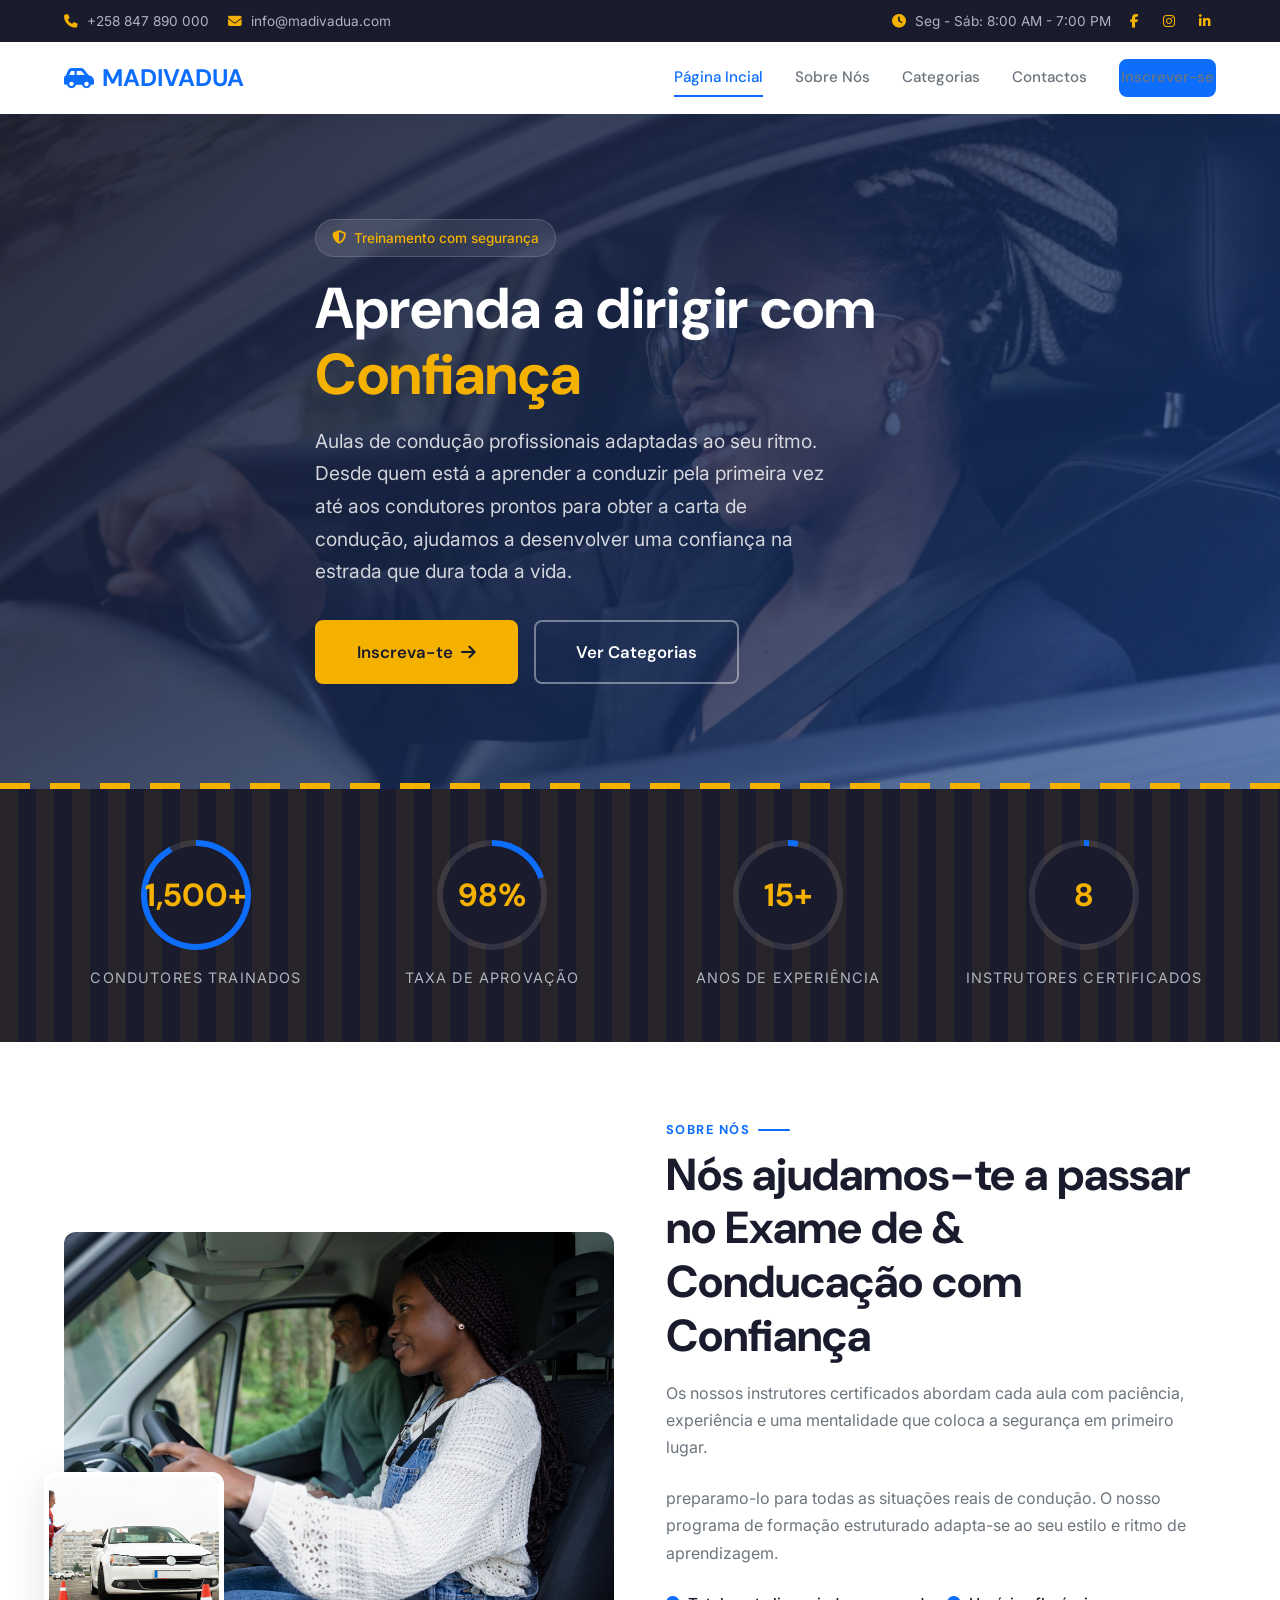
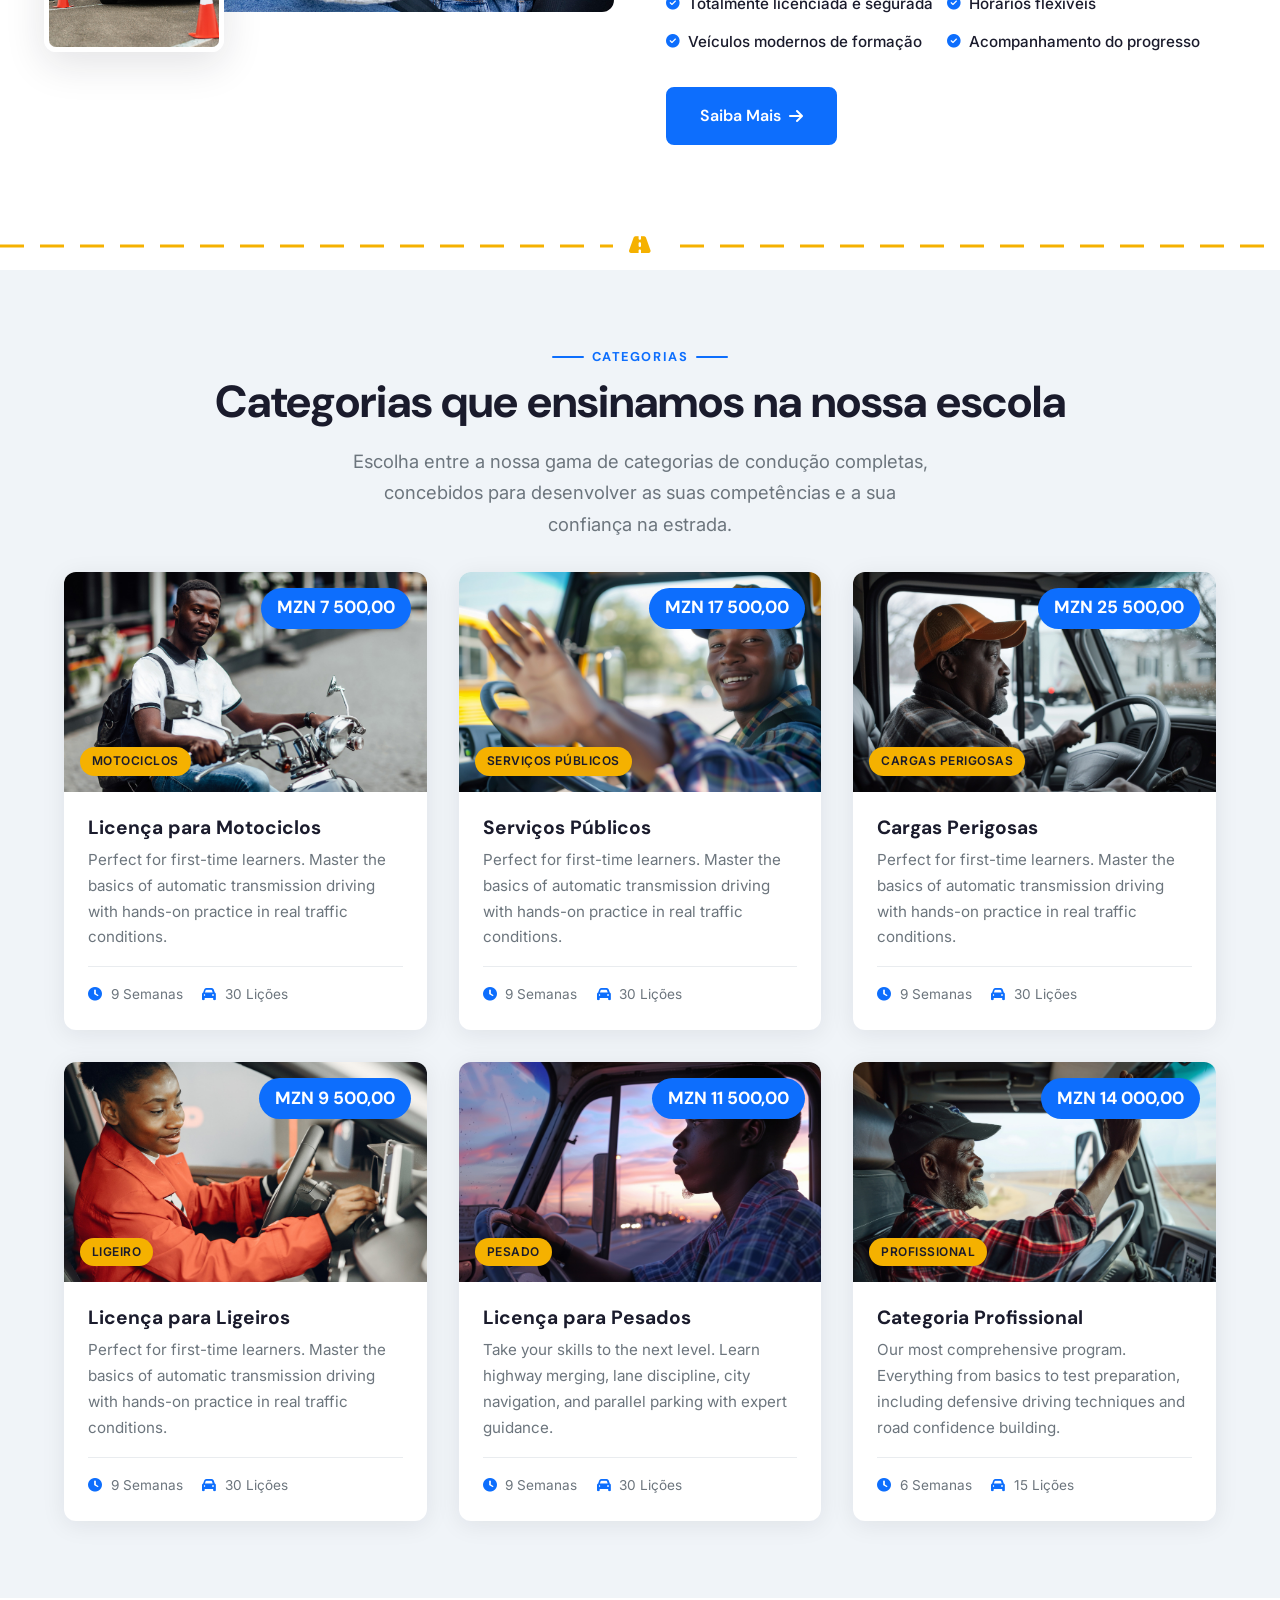
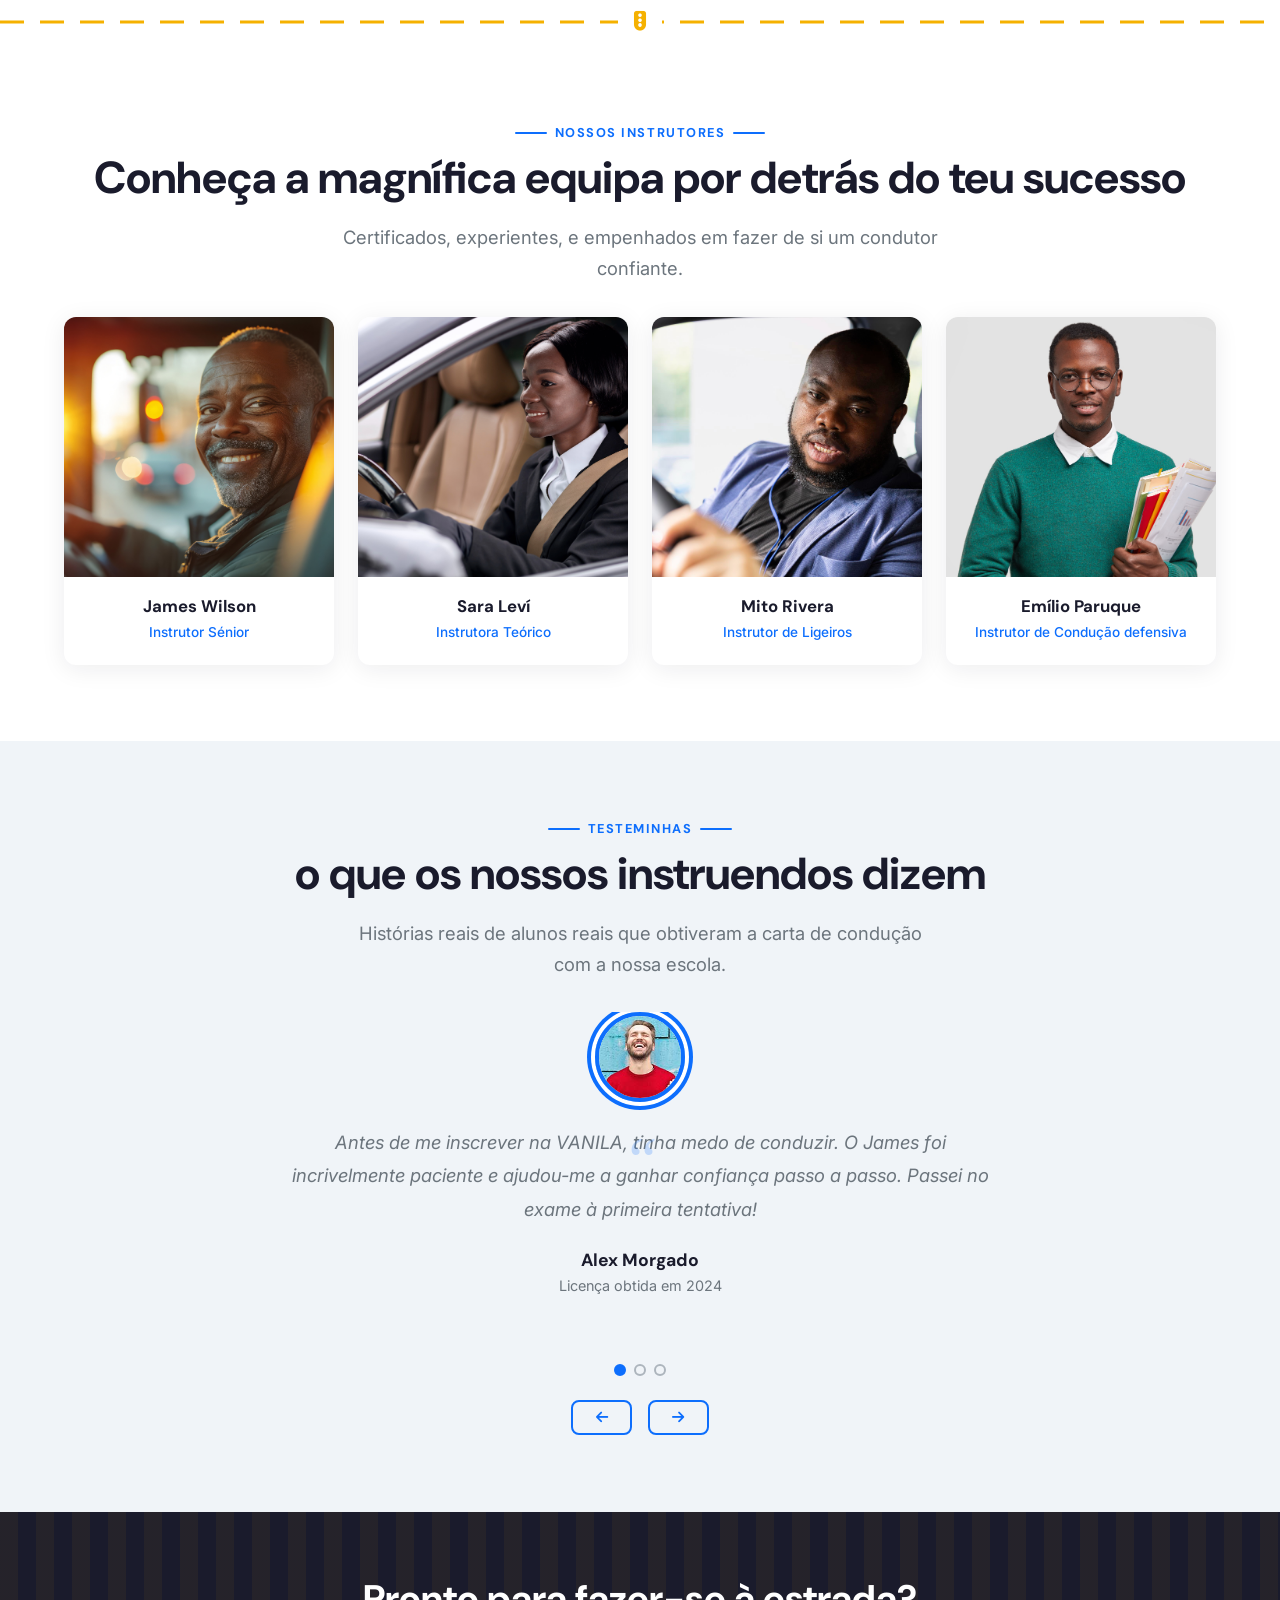
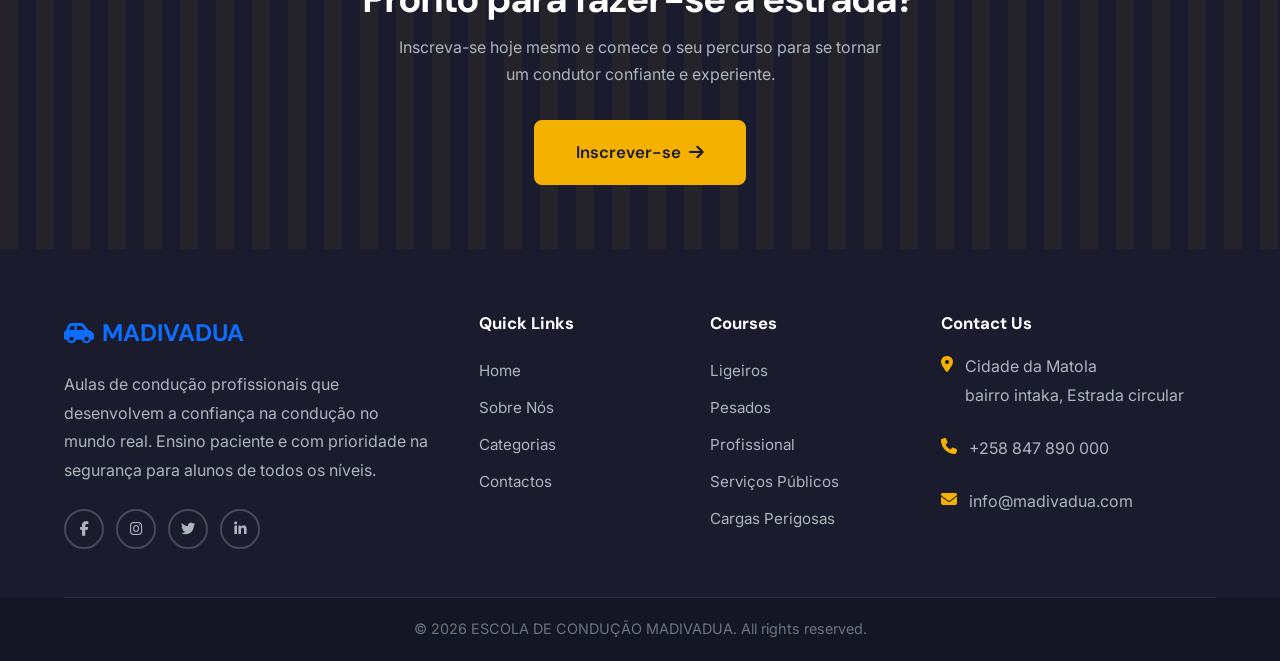
<file: index.html>
<!DOCTYPE html>
<html lang="pt-pt">
<head>
  <meta charset="utf-8">
  <meta name="viewport" content="width=device-width, initial-scale=1.0">
  <title>ESCOLA DE CONDUÇÃO VANILA</title>
  <meta name="description" content="Learn to drive with confidence. Professional driving lessons, safety-first training, and road confidence at DRIVIN.">
  <link rel="preconnect" href="https://fonts.googleapis.com">
  <link rel="preconnect" href="https://fonts.gstatic.com" crossorigin>
  <link href="https://fonts.googleapis.com/css2?family=DM+Sans:wght@400;500;700&family=Inter:wght@400;500;600&display=swap" rel="stylesheet">
  <link rel="stylesheet" href="https://cdnjs.cloudflare.com/ajax/libs/font-awesome/6.5.0/css/all.min.css">
  <link rel="stylesheet" href="assets/css/style.css">
</head>
<body>

  <!-- Topbar -->
<div class="topbar">
    <div class="container">
      <div class="topbar-left">
        <a href="tel:+1234567890"><i class="fa fa-phone"></i> +258 847 890 000</a>
        <a href="mailto:info@drivin.com"><i class="fa fa-envelope"></i> info@madivadua.com</a>
      </div>
      <div class="topbar-right">
        <span><i class="fa fa-clock"></i> Seg - Sáb: 8:00 AM - 7:00 PM</span>
        <a href="#"><i class="fa-brands fa-facebook-f"></i></a>
        <a href="#"><i class="fa-brands fa-instagram"></i></a>
        <a href="#"><i class="fa-brands fa-linkedin-in"></i></a>
      </div>
    </div>
  </div>

  <!-- Navbar -->
  <nav class="navbar">
    <div class="container">
      <a href="index.html" class="nav-brand"><i class="fa fa-car-side"></i><span>MADIVADUA</span></a>
      <button class="burger" aria-label="Toggle menu">
        <span></span><span></span><span></span>
      </button>
      <div class="nav-links">
       <a href="index.html">Página Incial</a>
        <a href="about.html">Sobre Nós</a>
        <a href="courses.html">Categorias</a>
        <a href="contact.html">Contactos</a>
        <a href="http://102.202.196.35/" class="btn btn-primary btn-sm">Inscrever-se</a>
      </div>
    </div>
    <div class="nav-overlay"></div>
  </nav>

  <!-- Hero -->
  <section class="hero">
    <div class="hero-bg">
      <img src="assets/img/carousel-1.jpg" alt="Driving on open road">
    </div>
    <div class="hero-overlay"></div>
    <div class="container hero-content">
      <div class="hero-badge"><i class="fa fa-shield-halved"></i> Treinamento com segurança</div>
      <h1>Aprenda a dirigir com <span>Confiança</span></h1>
      <p>Aulas de condução profissionais adaptadas ao seu ritmo. Desde quem está a aprender a conduzir pela primeira vez até aos condutores prontos para obter a carta de condução, ajudamos a desenvolver uma confiança na estrada que dura toda a vida.</p>
      <div class="hero-actions">
        <a href="contact.html#booking" class="btn btn-yellow btn-lg">Inscreva-te <i class="fa fa-arrow-right"></i></a>
        <a href="courses.html" class="btn btn-ghost btn-lg">Ver Categorias</a>
      </div>
    </div>
    <div class="hero-road-line"></div>
  </section>

  <!-- Stats Bar — Speedometer -->
  <section class="stats-bar">
    <div class="container">
      <div class="stats-grid">
        <div class="stat-item reveal">
          <div class="stat-speedometer">
            <span class="stat-number" data-count="1500" data-suffix="+">0+</span>
          </div>
          <div class="stat-label">condutores Trainados</div>
        </div>
        <div class="stat-item reveal reveal-delay-1">
          <div class="stat-speedometer">
            <span class="stat-number" data-count="98" data-suffix="%">0%</span>
          </div>
          <div class="stat-label">Taxa de Aprovação</div>
        </div>
        <div class="stat-item reveal reveal-delay-2">
          <div class="stat-speedometer">
            <span class="stat-number" data-count="15" data-suffix="+">0+</span>
          </div>
          <div class="stat-label">Anos de Experiência</div>
        </div>
        <div class="stat-item reveal reveal-delay-3">
          <div class="stat-speedometer">
            <span class="stat-number" data-count="8" data-suffix="">0</span>
          </div>
          <div class="stat-label">Instrutores Certificados</div>
        </div>
      </div>
    </div>
  </section>

  <!-- About Section -->
  <section class="py-section">
    <div class="container">
      <div class="about-grid">
        <div class="about-images reveal">
          <img src="assets/img/about-1.jpg" alt="Student learning to drive" class="about-main-img">
          <img src="assets/img/about-2.jpg" alt="Driving instructor with student" class="about-accent-img">
        </div>
        <div class="about-text reveal reveal-delay-1">
          <div class="section-label">Sobre Nós</div>
          <h2 class="section-title">Nós ajudamos-te a passar no Exame de &amp; Conducação com Confiança</h2>
          <p>Os nossos instrutores certificados abordam cada aula com paciência, experiência e uma mentalidade que coloca a segurança em primeiro lugar.</p>
          <p>preparamo-lo para todas as situações reais de condução. O nosso programa de formação estruturado adapta-se ao seu estilo e ritmo de aprendizagem.</p>
          <ul class="check-list">
            <li><i class="fa fa-check-circle"></i> Totalmente licenciada e segurada</li>
            <li><i class="fa fa-check-circle"></i> Horários flexíveis</li>
            <li><i class="fa fa-check-circle"></i> Veículos modernos de formação</li>
            <li><i class="fa fa-check-circle"></i> Acompanhamento do progresso</li>
          </ul>
          <a href="about.html" class="btn btn-primary">Saiba Mais <i class="fa fa-arrow-right"></i></a>
        </div>
      </div>
    </div>
  </section>

  <!-- Road Divider -->
  <div class="road-divider"><span class="road-icon"><i class="fa fa-road"></i></span></div>

  <!-- Courses Section -->
  <section class="py-section" style="background: var(--light);">
    <div class="container">
      <div class="text-center mb-4">
        <div class="section-label">Categorias</div>
        <h2 class="section-title">Categorias que ensinamos na nossa escola</h2>
        <p class="section-subtitle">Escolha entre a nossa gama de categorias de condução completas, concebidos para desenvolver as suas competências e a sua confiança na estrada.</p>
      </div>
      <div class="courses-grid">
        <!-- Course 1 -->
        <div class="course-card reveal">
          <div class="course-card-img">
            <img src="assets/img/courses-4.jpg" alt="Automatic car lessons">
            <span class="course-price">MZN 7 500,00</span>
            <span class="course-level">Motociclos</span>
          </div>
          <div class="course-card-body">
            <h4>Licença para Motociclos</h4>
            <p>Perfect for first-time learners. Master the basics of automatic transmission driving with hands-on practice in real traffic conditions.</p>
            <div class="course-meta">
              <span><i class="fa fa-clock"></i> 9 Semanas</span>
              <span><i class="fa fa-car"></i> 30 Lições</span>
            </div>
          </div>
        </div>
        <div class="course-card reveal">
          <div class="course-card-img">
            <img src="assets/img/courses-5.jpg" alt="Automatic car lessons">
            <span class="course-price">MZN 17 500,00</span>
            <span class="course-level">Serviços Públicos</span>
          </div>
          <div class="course-card-body">
            <h4>Serviços Públicos</h4>
            <p>Perfect for first-time learners. Master the basics of automatic transmission driving with hands-on practice in real traffic conditions.</p>
            <div class="course-meta">
              <span><i class="fa fa-clock"></i> 9 Semanas</span>
              <span><i class="fa fa-car"></i> 30 Lições</span>
            </div>
          </div>
        </div>
        <div class="course-card reveal">
          <div class="course-card-img">
            <img src="assets/img/courses-6.jpg" alt="Automatic car lessons">
            <span class="course-price">MZN 25 500,00</span>
            <span class="course-level">Cargas Perigosas</span>
          </div>
          <div class="course-card-body">
            <h4>Cargas Perigosas</h4>
            <p>Perfect for first-time learners. Master the basics of automatic transmission driving with hands-on practice in real traffic conditions.</p>
            <div class="course-meta">
              <span><i class="fa fa-clock"></i> 9 Semanas</span>
              <span><i class="fa fa-car"></i> 30 Lições</span>
            </div>
          </div>
        </div>
        <div class="course-card reveal">
          <div class="course-card-img">
            <img src="assets/img/courses-1.jpg" alt="Automatic car lessons">
            <span class="course-price">MZN 9 500,00</span>
            <span class="course-level">Ligeiro</span>
          </div>
          <div class="course-card-body">
            <h4>Licença para Ligeiros</h4>
            <p>Perfect for first-time learners. Master the basics of automatic transmission driving with hands-on practice in real traffic conditions.</p>
            <div class="course-meta">
              <span><i class="fa fa-clock"></i> 9 Semanas</span>
              <span><i class="fa fa-car"></i> 30 Lições</span>
            </div>
          </div>
        </div>
        <!-- Course 2 -->
        <div class="course-card reveal reveal-delay-1">
          <div class="course-card-img">
            <img src="assets/img/courses-2.jpg" alt="Highway driving lessons">
            <span class="course-price">MZN 11 500,00</span>
            <span class="course-level">Pesado</span>
          </div>
          <div class="course-card-body">
            <h4>Licença para Pesados</h4>
            <p>Take your skills to the next level. Learn highway merging, lane discipline, city navigation, and parallel parking with expert guidance.</p>
            <div class="course-meta">
              <span><i class="fa fa-clock"></i> 9 Semanas</span>
              <span><i class="fa fa-car"></i> 30 Lições</span>
            </div>
          </div>
        </div>
        <!-- Course 3 -->
        <div class="course-card reveal reveal-delay-2">
          <div class="course-card-img">
            <img src="assets/img/courses-3.jpg" alt="International driving course">
            <span class="course-price">MZN 14 000,00</span>
            <span class="course-level">Profissional</span>
          </div>
          <div class="course-card-body">
            <h4>Categoria Profissional</h4>
            <p>Our most comprehensive program. Everything from basics to test preparation, including defensive driving techniques and road confidence building.</p>
            <div class="course-meta">
              <span><i class="fa fa-clock"></i> 6 Semanas</span>
              <span><i class="fa fa-car"></i> 15 Lições</span>
            </div>
          </div>
        </div>
      </div>
    </div>
  </section>

  <!-- Road Divider -->
  <div class="road-divider"><span class="road-icon"><i class="fa fa-traffic-light"></i></span></div>

  <!-- Team Section -->
  <section class="py-section">
    <div class="container">
      <div class="text-center mb-4">
        <div class="section-label">Nossos instrutores</div>
        <h2 class="section-title">Conheça a magnífica equipa por detrás do teu sucesso</h2>
        <p class="section-subtitle">Certificados, experientes, e empenhados em fazer de si um condutor confiante.</p>
      </div>
      <div class="team-grid">
        <div class="team-card reveal">
          <div class="team-card-img">
            <img src="assets/img/team-1.jpg" alt="Instructor James Wilson">
            <div class="team-social">
              <a href="#"><i class="fa-brands fa-facebook-f"></i></a>
              <a href="#"><i class="fa-brands fa-twitter"></i></a>
              <a href="#"><i class="fa-brands fa-instagram"></i></a>
            </div>
          </div>
          <div class="team-card-body">
            <h5>James Wilson</h5>
            <span>Instrutor Sénior</span>
          </div>
        </div>
        <div class="team-card reveal reveal-delay-1">
          <div class="team-card-img">
            <img src="assets/img/team-2.jpg" alt="Instructor Sarah Chen">
            <div class="team-social">
              <a href="#"><i class="fa-brands fa-facebook-f"></i></a>
              <a href="#"><i class="fa-brands fa-twitter"></i></a>
              <a href="#"><i class="fa-brands fa-instagram"></i></a>
            </div>
          </div>
          <div class="team-card-body">
            <h5>Sara Leví</h5>
            <span>Instrutora Teórico</span>
          </div>
        </div>
        <div class="team-card reveal reveal-delay-2">
          <div class="team-card-img">
            <img src="assets/img/team-3.jpg" alt="Instructor Mike Rivera">
            <div class="team-social">
              <a href="#"><i class="fa-brands fa-facebook-f"></i></a>
              <a href="#"><i class="fa-brands fa-twitter"></i></a>
              <a href="#"><i class="fa-brands fa-instagram"></i></a>
            </div>
          </div>
          <div class="team-card-body">
            <h5>Mito Rivera</h5>
            <span>Instrutor de Ligeiros</span>
          </div>
        </div>
        <div class="team-card reveal reveal-delay-3">
          <div class="team-card-img">
            <img src="assets/img/team-4.jpg" alt="Instructor Emily Park">
            <div class="team-social">
              <a href="#"><i class="fa-brands fa-facebook-f"></i></a>
              <a href="#"><i class="fa-brands fa-twitter"></i></a>
              <a href="#"><i class="fa-brands fa-instagram"></i></a>
            </div>
          </div>
          <div class="team-card-body">
            <h5>Emílio Paruque</h5>
            <span>Instrutor de Condução defensiva</span>
          </div>
        </div>
      </div>
    </div>
  </section>

  <!-- Testimonials -->
  <section class="py-section" style="background: var(--light);">
    <div class="container">
      <div class="text-center mb-4">
        <div class="section-label">Testeminhas</div>
        <h2 class="section-title">o que os nossos instruendos dizem</h2>
        <p class="section-subtitle">Histórias reais de alunos reais que obtiveram a carta de condução com a nossa escola.</p>
      </div>
      <div class="testimonial-carousel">
        <div class="testimonial-track">
          <div class="testimonial-slide">
            <div class="testimonial-card">
              <img src="assets/img/testimonial-1.jpg" alt="Alex Morgan" class="testimonial-avatar">
              <p class="testimonial-quote">Antes de me inscrever na VANILA, tinha medo de conduzir. O James foi incrivelmente paciente e ajudou-me a ganhar confiança passo a passo. Passei no exame à primeira tentativa!</p>
              <h5 class="testimonial-name">Alex Morgado</h5>
              <p class="testimonial-role">Licença obtida em 2024</p>
            </div>
          </div>
          <div class="testimonial-slide">
            <div class="testimonial-card">
              <img src="assets/img/testimonial-2.jpg" alt="Jessica Lee" class="testimonial-avatar">
              <p class="testimonial-quote">O treinamento de contorno de passeio e inversão de sentido de marcha era exatamente o que eu precisava. Passei de estar nervoso a conduzir com confiança no trânsito da hora de ponta. A abordagem estruturada funciona mesmo.</p>
              <h5 class="testimonial-name">Jéssica Lina</h5>
              <p class="testimonial-role">Licença obtida em 2025</p>
            </div>
          </div>
          <div class="testimonial-slide">
            <div class="testimonial-card">
              <img src="assets/img/testimonial-3.jpg" alt="David Nguyen" class="testimonial-avatar">
              <p class="testimonial-quote">O melhor investimento que fiz em mim próprio. Os instrutores não se limitam a ensinar-te a passar no exame — ensinam-te a ser um condutor seguro e confiante para toda a vida. Recomendo vivamente!</p>
              <h5 class="testimonial-name">David Nuvunga</h5>
              <p class="testimonial-role">Licença obtida em 2025</p>
            </div>
          </div>
        </div>
        <div class="carousel-dots">
          <button class="carousel-dot active" aria-label="Slide 1"></button>
          <button class="carousel-dot" aria-label="Slide 2"></button>
          <button class="carousel-dot" aria-label="Slide 3"></button>
        </div>
        <div class="carousel-nav">
          <button class="btn btn-outline btn-sm carousel-prev" aria-label="Previous"><i class="fa fa-arrow-left"></i></button>
          <button class="btn btn-outline btn-sm carousel-next" aria-label="Next"><i class="fa fa-arrow-right"></i></button>
        </div>
      </div>
    </div>
  </section>

  <!-- CTA Banner -->
  <section class="cta-banner">
    <div class="container">
      <h2>Pronto para fazer-se à estrada?</h2>
      <p>Inscreva-se hoje mesmo e comece o seu percurso para se tornar um condutor confiante e experiente.</p>
      <a href="contact.html#booking" class="btn btn-yellow btn-lg">Inscrever-se <i class="fa fa-arrow-right"></i></a>
    </div>
  </section>

  <!-- Footer -->
  <footer class="footer">
    <div class="container">
      <div class="footer-grid">
        <div>
          <div class="footer-brand"><i class="fa fa-car-side"></i> <span>MADIVADUA</span></div>
          <p>Aulas de condução profissionais que desenvolvem a confiança na condução no mundo real. Ensino paciente e com prioridade na segurança para alunos de todos os níveis.</p>
          <div class="footer-social">
            <a href="#"><i class="fa-brands fa-facebook-f"></i></a>
            <a href="#"><i class="fa-brands fa-instagram"></i></a>
            <a href="#"><i class="fa-brands fa-twitter"></i></a>
            <a href="#"><i class="fa-brands fa-linkedin-in"></i></a>
          </div>
        </div>
        <div>
          <h4>Quick Links</h4>
          <div class="footer-links">
            <a href="index.html">Home</a>
            <a href="about.html">Sobre Nós</a>
            <a href="courses.html">Categorias</a>
            <a href="contact.html">Contactos</a>
          </div>
        </div>
        <div>
          <h4>Courses</h4>
          <div class="footer-links">
            <a href="courses.html">Ligeiros</a>
            <a href="courses.html">Pesados</a>
            <a href="courses.html">Profissional</a>
            <a href="courses.html">Serviços Públicos</a>
            <a href="courses.html">Cargas Perigosas</a>
          </div>
        </div>
        <div>
          <h4>Contact Us</h4>
          <div class="footer-contact-item">
            <i class="fa fa-map-marker-alt"></i>
            <p>Cidade da Matola<br>bairro intaka, Estrada circular</p>
          </div>
          <div class="footer-contact-item">
            <i class="fa fa-phone"></i>
            <p><a href="tel:+1234567890">+258 847 890 000</a></p>
          </div>
          <div class="footer-contact-item">
            <i class="fa fa-envelope"></i>
            <p><a href="mailto:info@drivin.com">info@madivadua.com</a></p>
          </div>
        </div>
      </div>
    </div>
    <div class="copyright">
      <div class="container">
        &copy; <span data-year></span> ESCOLA DE CONDUÇÃO MADIVADUA. All rights reserved.
      </div>
    </div>
  </footer>

  <!-- Back to Top -->
  <button class="back-to-top" aria-label="Back to top"><i class="fa fa-chevron-up"></i></button>

  <script src="assets/js/main.js"></script>
</body>
</html>
</file>
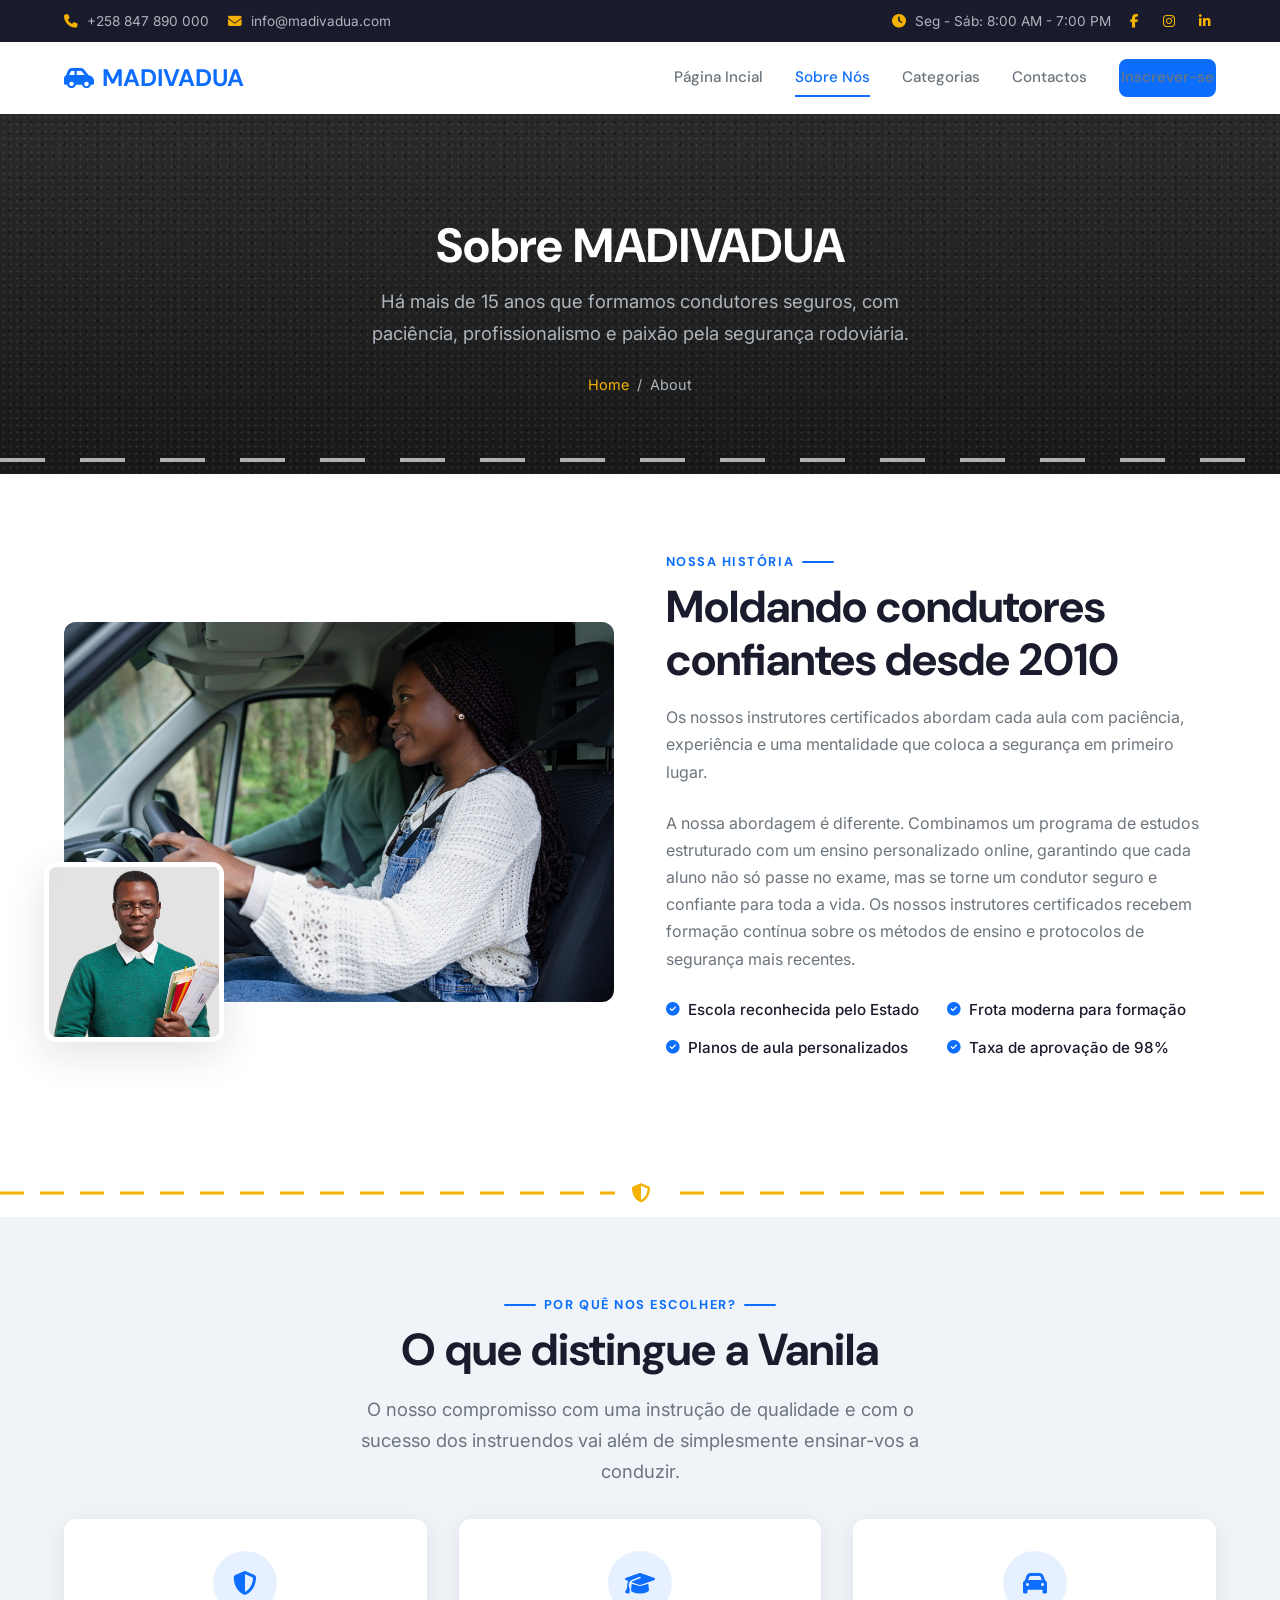
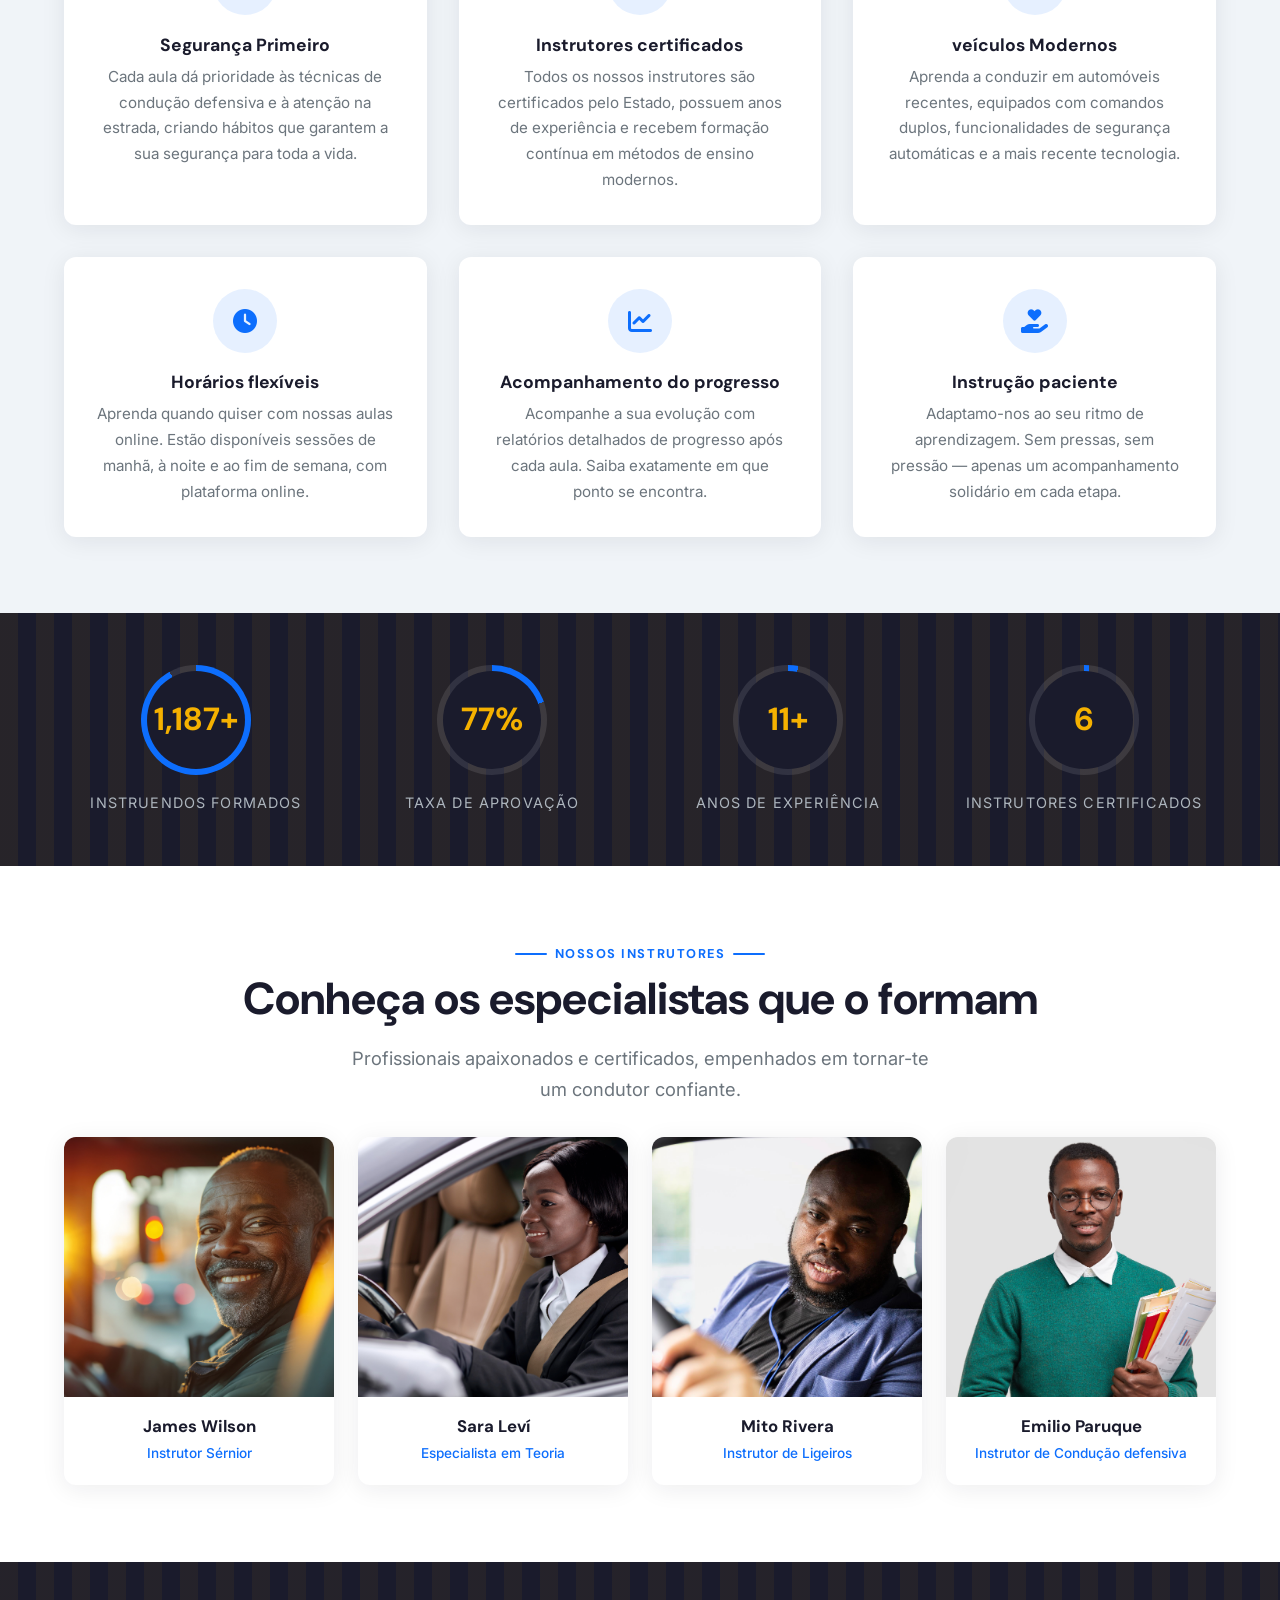
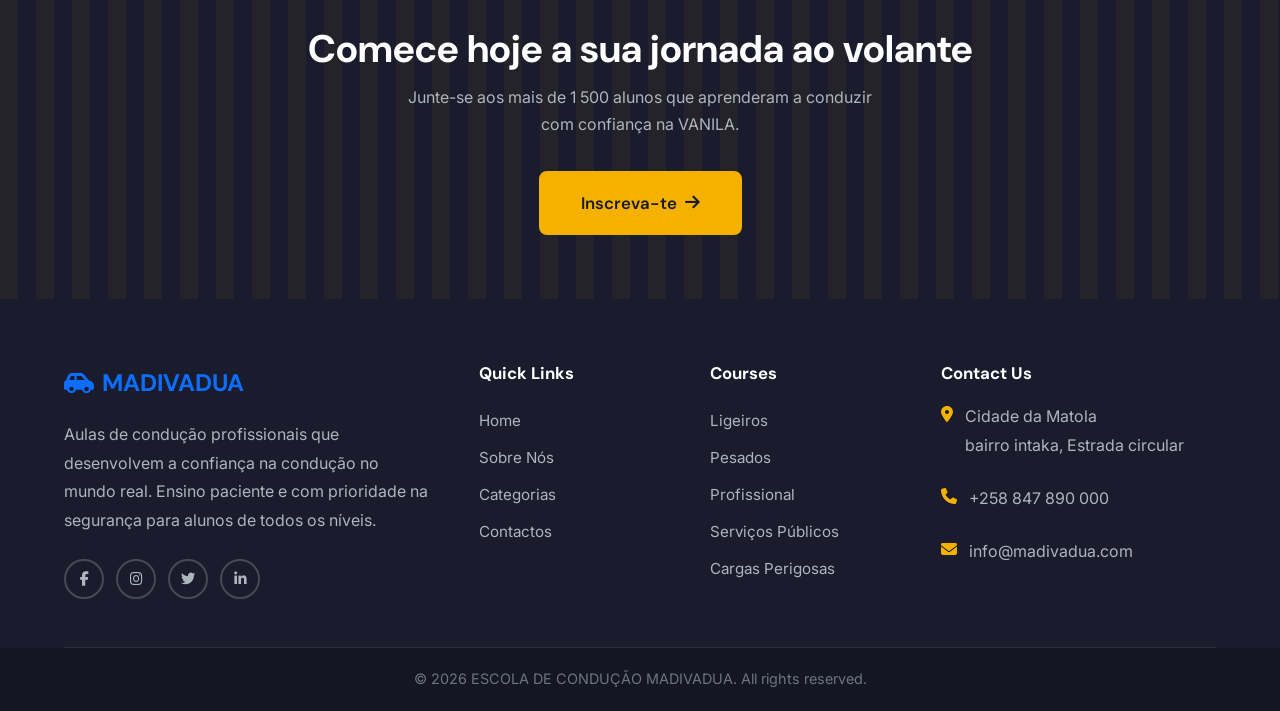
<file: about.html>
<!DOCTYPE html>
<html lang="pt=pt">
<head>
  <meta charset="utf-8">
  <meta name="viewport" content="width=device-width, initial-scale=1.0">
  <title>Sobre — ESCOLA DE CONDUÇÃO VANILA</title>
  <meta name="description" content="Learn about DRIVIN's mission, our certified instructors, and why we're the top choice for driving lessons.">
  <link rel="preconnect" href="https://fonts.googleapis.com">
  <link rel="preconnect" href="https://fonts.gstatic.com" crossorigin>
  <link href="https://fonts.googleapis.com/css2?family=DM+Sans:wght@400;500;700&family=Inter:wght@400;500;600&display=swap" rel="stylesheet">
  <link rel="stylesheet" href="https://cdnjs.cloudflare.com/ajax/libs/font-awesome/6.5.0/css/all.min.css">
  <link rel="stylesheet" href="assets/css/style.css">
</head>
<body>

  <!-- Topbar -->
  <div class="topbar">
    <div class="container">
      <div class="topbar-left">
        <a href="tel:+1234567890"><i class="fa fa-phone"></i> +258 847 890 000</a>
        <a href="mailto:info@drivin.com"><i class="fa fa-envelope"></i> info@madivadua.com</a>
      </div>
      <div class="topbar-right">
        <span><i class="fa fa-clock"></i> Seg - Sáb: 8:00 AM - 7:00 PM</span>
        <a href="#"><i class="fa-brands fa-facebook-f"></i></a>
        <a href="#"><i class="fa-brands fa-instagram"></i></a>
        <a href="#"><i class="fa-brands fa-linkedin-in"></i></a>
      </div>
    </div>
  </div>

  <!-- Navbar -->
  <nav class="navbar">
    <div class="container">
      <a href="index.html" class="nav-brand"><i class="fa fa-car-side"></i><span>MADIVADUA</span></a>
      <button class="burger" aria-label="Toggle menu">
        <span></span><span></span><span></span>
      </button>
      <div class="nav-links">
       <a href="index.html">Página Incial</a>
        <a href="about.html">Sobre Nós</a>
        <a href="courses.html">Categorias</a>
        <a href="contact.html">Contactos</a>
        <a href="http://102.202.196.35/" class="btn btn-primary btn-sm">Inscrever-se</a>
      </div>
    </div>
    <div class="nav-overlay"></div>
  </nav>

  <!-- Page Hero -->
  <section class="page-hero">
    <div class="container">
      <h1>Sobre MADIVADUA</h1>
      <p>Há mais de 15 anos que formamos condutores seguros, com paciência, profissionalismo e paixão pela segurança rodoviária.</p>
      <div class="breadcrumb">
        <a href="index.html">Home</a> <span>/</span> <span>About</span>
      </div>
    </div>
  </section>

  <!-- About Content -->
  <section class="py-section">
    <div class="container">
      <div class="about-grid">
        <div class="about-images reveal">
          <img src="assets/img/about-1.jpg" alt="DRIVIN driving school" class="about-main-img">
          <img src="assets/img/team-4.jpg" alt="Instructor with student" class="about-accent-img">
        </div>
        <div class="about-text reveal reveal-delay-1">
          <div class="section-label">Nossa História</div>
          <h2 class="section-title">Moldando condutores confiantes desde 2010</h2>
          <p>Os nossos instrutores certificados abordam cada aula com paciência, experiência e uma mentalidade que coloca a segurança em primeiro lugar.</p>
          <p>A nossa abordagem é diferente. Combinamos um programa de estudos estruturado com um ensino personalizado online, garantindo que cada aluno não só passe no exame, mas se torne um condutor seguro e confiante para toda a vida. Os nossos instrutores certificados recebem formação contínua sobre os métodos de ensino e protocolos de segurança mais recentes.</p>
          <ul class="check-list">
            <li><i class="fa fa-check-circle"></i> Escola reconhecida pelo Estado</li>
            <li><i class="fa fa-check-circle"></i> Frota moderna para formação</li>
            <li><i class="fa fa-check-circle"></i> Planos de aula personalizados</li>
            <li><i class="fa fa-check-circle"></i> Taxa de aprovação de 98%</li>
          </ul>
        </div>
      </div>
    </div>
  </section>

  <!-- Road Divider -->
  <div class="road-divider"><span class="road-icon"><i class="fa fa-shield-halved"></i></span></div>

  <!-- Features -->
  <section class="py-section" style="background: var(--light);">
    <div class="container">
      <div class="text-center mb-4">
        <div class="section-label">Por quê nos escolher?</div>
        <h2 class="section-title">O que distingue a Vanila</h2>
        <p class="section-subtitle">O nosso compromisso com uma instrução de qualidade e com o sucesso dos instruendos vai além de simplesmente ensinar-vos a conduzir.</p>
      </div>
      <div class="features-grid">
        <div class="feature-card reveal">
          <div class="feature-icon"><i class="fa fa-shield-halved"></i></div>
          <h4>Segurança Primeiro</h4>
          <p>Cada aula dá prioridade às técnicas de condução defensiva e à atenção na estrada, criando hábitos que garantem a sua segurança para toda a vida.</p>
        </div>
        <div class="feature-card reveal reveal-delay-1">
          <div class="feature-icon"><i class="fa fa-graduation-cap"></i></div>
          <h4>Instrutores certificados</h4>
          <p>Todos os nossos instrutores são certificados pelo Estado, possuem anos de experiência e recebem formação contínua em métodos de ensino modernos.</p>
        </div>
        <div class="feature-card reveal reveal-delay-2">
          <div class="feature-icon"><i class="fa fa-car"></i></div>
          <h4>veículos Modernos</h4>
          <p>Aprenda a conduzir em automóveis recentes, equipados com comandos duplos, funcionalidades de segurança automáticas e a mais recente tecnologia.</p>
        </div>
        <div class="feature-card reveal reveal-delay-1">
          <div class="feature-icon"><i class="fa fa-clock"></i></div>
          <h4>Horários flexíveis</h4>
          <p>Aprenda quando quiser com nossas aulas online. Estão disponíveis sessões de manhã, à noite e ao fim de semana, com plataforma online.</p>
        </div>
        <div class="feature-card reveal reveal-delay-2">
          <div class="feature-icon"><i class="fa fa-chart-line"></i></div>
          <h4>Acompanhamento do progresso</h4>
          <p>Acompanhe a sua evolução com relatórios detalhados de progresso após cada aula. Saiba exatamente em que ponto se encontra.</p>
        </div>
        <div class="feature-card reveal reveal-delay-3">
          <div class="feature-icon"><i class="fa fa-hand-holding-heart"></i></div>
          <h4>Instrução paciente</h4>
          <p>Adaptamo-nos ao seu ritmo de aprendizagem. Sem pressas, sem pressão — apenas um acompanhamento solidário em cada etapa.</p>
        </div>
      </div>
    </div>
  </section>

  <!-- Stats Bar -->
  <section class="stats-bar">
    <div class="container">
      <div class="stats-grid">
        <div class="stat-item reveal">
          <div class="stat-speedometer">
            <span class="stat-number" data-count="1500" data-suffix="+">0+</span>
          </div>
          <div class="stat-label">instruendos formados</div>
        </div>
        <div class="stat-item reveal reveal-delay-1">
          <div class="stat-speedometer">
            <span class="stat-number" data-count="98" data-suffix="%">0%</span>
          </div>
          <div class="stat-label">Taxa de Aprovação</div>
        </div>
        <div class="stat-item reveal reveal-delay-2">
          <div class="stat-speedometer">
            <span class="stat-number" data-count="15" data-suffix="+">0+</span>
          </div>
          <div class="stat-label">Anos de experiência</div>
        </div>
        <div class="stat-item reveal reveal-delay-3">
          <div class="stat-speedometer">
            <span class="stat-number" data-count="8" data-suffix="">0</span>
          </div>
          <div class="stat-label">Instrutores certificados</div>
        </div>
      </div>
    </div>
  </section>

  <!-- Team Section -->
  <section class="py-section">
    <div class="container">
      <div class="text-center mb-4">
        <div class="section-label">Nossos Instrutores</div>
        <h2 class="section-title">Conheça os especialistas que o formam</h2>
        <p class="section-subtitle">Profissionais apaixonados e certificados, empenhados em tornar-te um condutor confiante.</p>
      </div>
      <div class="team-grid">
        <div class="team-card reveal">
          <div class="team-card-img">
            <img src="assets/img/team-1.jpg" alt="James Wilson">
            <div class="team-social">
              <a href="#"><i class="fa-brands fa-facebook-f"></i></a>
              <a href="#"><i class="fa-brands fa-twitter"></i></a>
              <a href="#"><i class="fa-brands fa-instagram"></i></a>
            </div>
          </div>
          <div class="team-card-body">
            <h5>James Wilson</h5>
            <span>Instrutor Sérnior</span>
          </div>
        </div>
        <div class="team-card reveal reveal-delay-1">
          <div class="team-card-img">
            <img src="assets/img/team-2.jpg" alt="Sarah Chen">
            <div class="team-social">
              <a href="#"><i class="fa-brands fa-facebook-f"></i></a>
              <a href="#"><i class="fa-brands fa-twitter"></i></a>
              <a href="#"><i class="fa-brands fa-instagram"></i></a>
            </div>
          </div>
          <div class="team-card-body">
            <h5>Sara Leví</h5>
            <span>Especialista em Teoria</span>
          </div>
        </div>
        <div class="team-card reveal reveal-delay-2">
          <div class="team-card-img">
            <img src="assets/img/team-3.jpg" alt="Mike Rivera">
            <div class="team-social">
              <a href="#"><i class="fa-brands fa-facebook-f"></i></a>
              <a href="#"><i class="fa-brands fa-twitter"></i></a>
              <a href="#"><i class="fa-brands fa-instagram"></i></a>
            </div>
          </div>
          <div class="team-card-body">
            <h5>Mito Rivera</h5>
            <span>Instrutor de Ligeiros</span>
          </div>
        </div>
        <div class="team-card reveal reveal-delay-3">
          <div class="team-card-img">
            <img src="assets/img/team-4.jpg" alt="Emily Park">
            <div class="team-social">
              <a href="#"><i class="fa-brands fa-facebook-f"></i></a>
              <a href="#"><i class="fa-brands fa-twitter"></i></a>
              <a href="#"><i class="fa-brands fa-instagram"></i></a>
            </div>
          </div>
          <div class="team-card-body">
            <h5>Emilio Paruque</h5>
            <span>Instrutor de Condução defensiva</span>
          </div>
        </div>
      </div>
    </div>
  </section>

  <!-- CTA Banner -->
  <section class="cta-banner">
    <div class="container">
      <h2>Comece hoje a sua jornada ao volante</h2>
      <p>Junte-se aos mais de 1 500 alunos que aprenderam a conduzir com confiança na VANILA.</p>
      <a href="contact.html#booking" class="btn btn-yellow btn-lg">Inscreva-te <i class="fa fa-arrow-right"></i></a>
    </div>
  </section>

  <!-- Footer -->
  <footer class="footer">
    <div class="container">
      <div class="footer-grid">
        <div>
          <div class="footer-brand"><i class="fa fa-car-side"></i> <span>MADIVADUA</span></div>
          <p>Aulas de condução profissionais que desenvolvem a confiança na condução no mundo real. Ensino paciente e com prioridade na segurança para alunos de todos os níveis.</p>
          <div class="footer-social">
            <a href="#"><i class="fa-brands fa-facebook-f"></i></a>
            <a href="#"><i class="fa-brands fa-instagram"></i></a>
            <a href="#"><i class="fa-brands fa-twitter"></i></a>
            <a href="#"><i class="fa-brands fa-linkedin-in"></i></a>
          </div>
        </div>
        <div>
          <h4>Quick Links</h4>
          <div class="footer-links">
            <a href="index.html">Home</a>
            <a href="about.html">Sobre Nós</a>
            <a href="courses.html">Categorias</a>
            <a href="contact.html">Contactos</a>
          </div>
        </div>
        <div>
          <h4>Courses</h4>
          <div class="footer-links">
            <a href="courses.html">Ligeiros</a>
            <a href="courses.html">Pesados</a>
            <a href="courses.html">Profissional</a>
            <a href="courses.html">Serviços Públicos</a>
            <a href="courses.html">Cargas Perigosas</a>
          </div>
        </div>
        <div>
          <h4>Contact Us</h4>
          <div class="footer-contact-item">
            <i class="fa fa-map-marker-alt"></i>
            <p>Cidade da Matola<br>bairro intaka, Estrada circular</p>
          </div>
          <div class="footer-contact-item">
            <i class="fa fa-phone"></i>
            <p><a href="tel:+1234567890">+258 847 890 000</a></p>
          </div>
          <div class="footer-contact-item">
            <i class="fa fa-envelope"></i>
            <p><a href="mailto:info@drivin.com">info@madivadua.com</a></p>
          </div>
        </div>
      </div>
    </div>
    <div class="copyright">
      <div class="container">
        &copy; <span data-year></span> ESCOLA DE CONDUÇÃO MADIVADUA. All rights reserved.
      </div>
    </div>
  </footer>

  <button class="back-to-top" aria-label="Back to top"><i class="fa fa-chevron-up"></i></button>
  <script src="assets/js/main.js"></script>
</body>
</html>
</file>
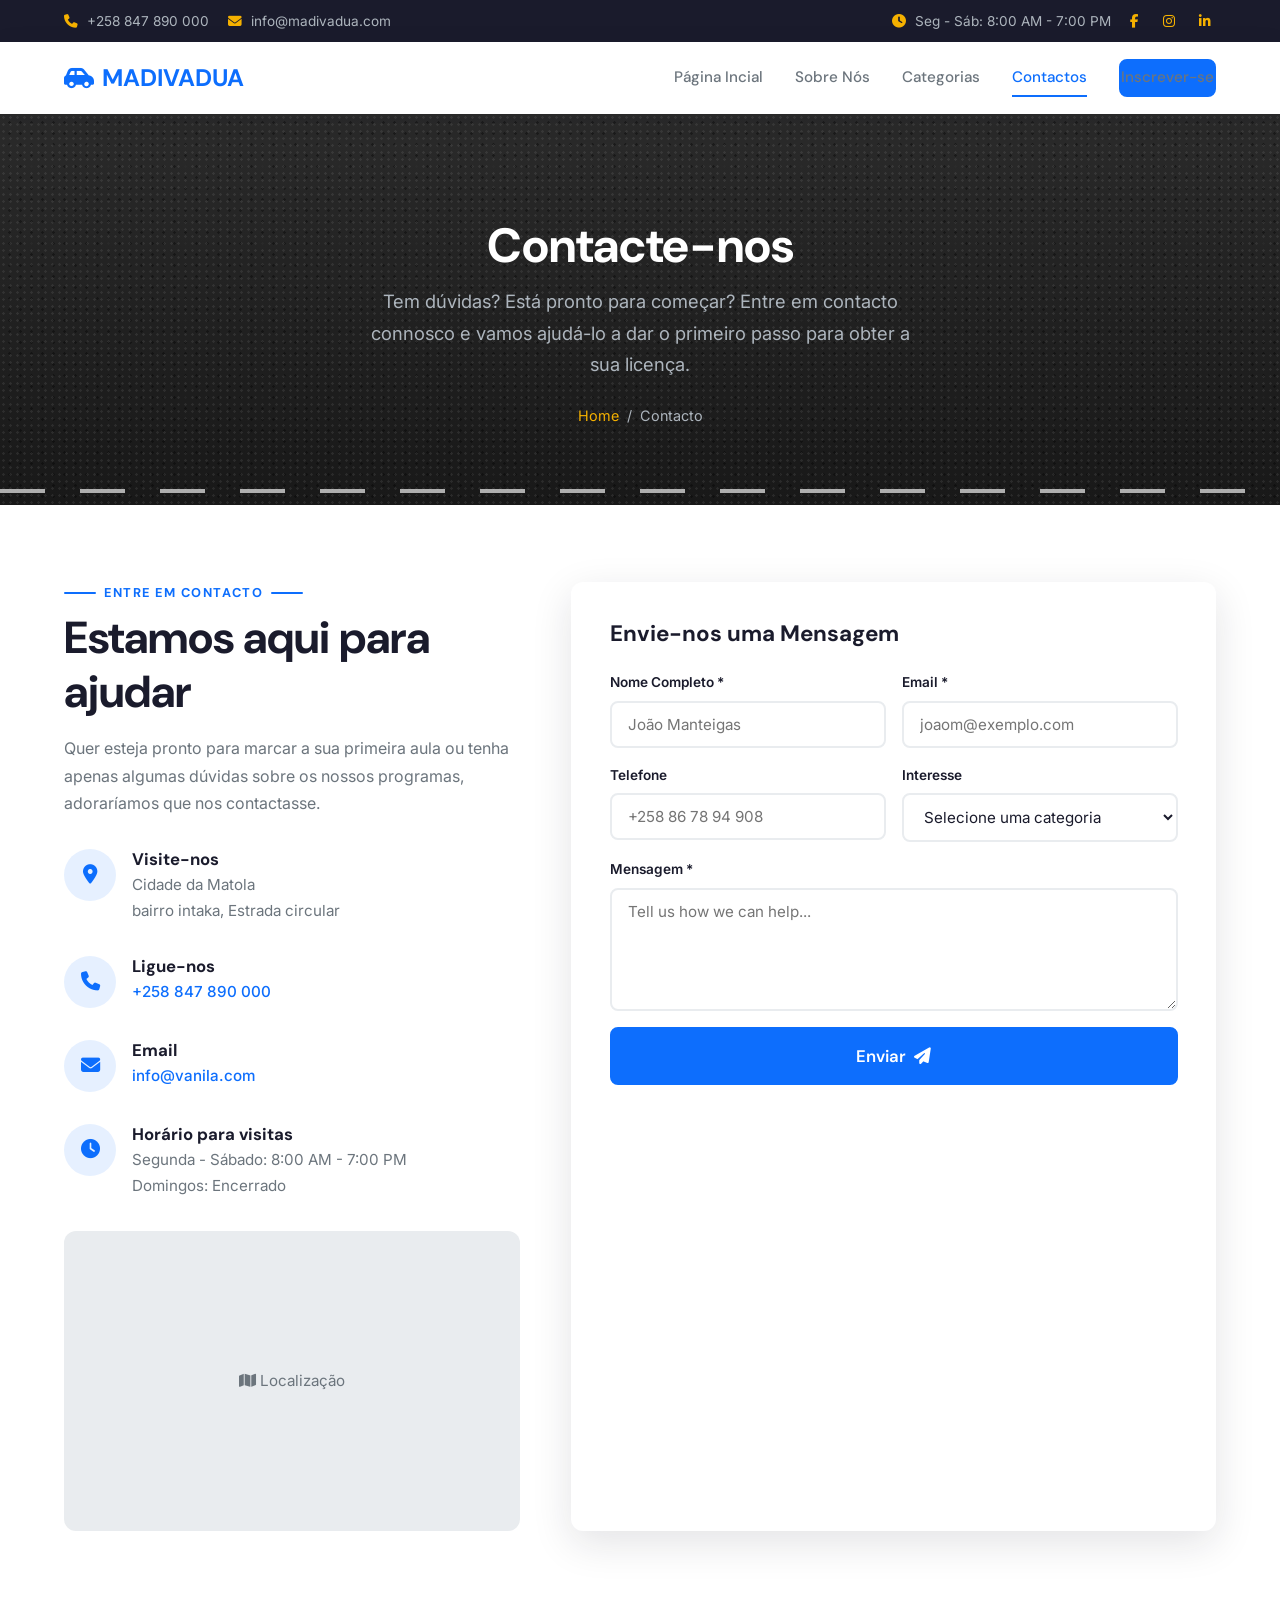
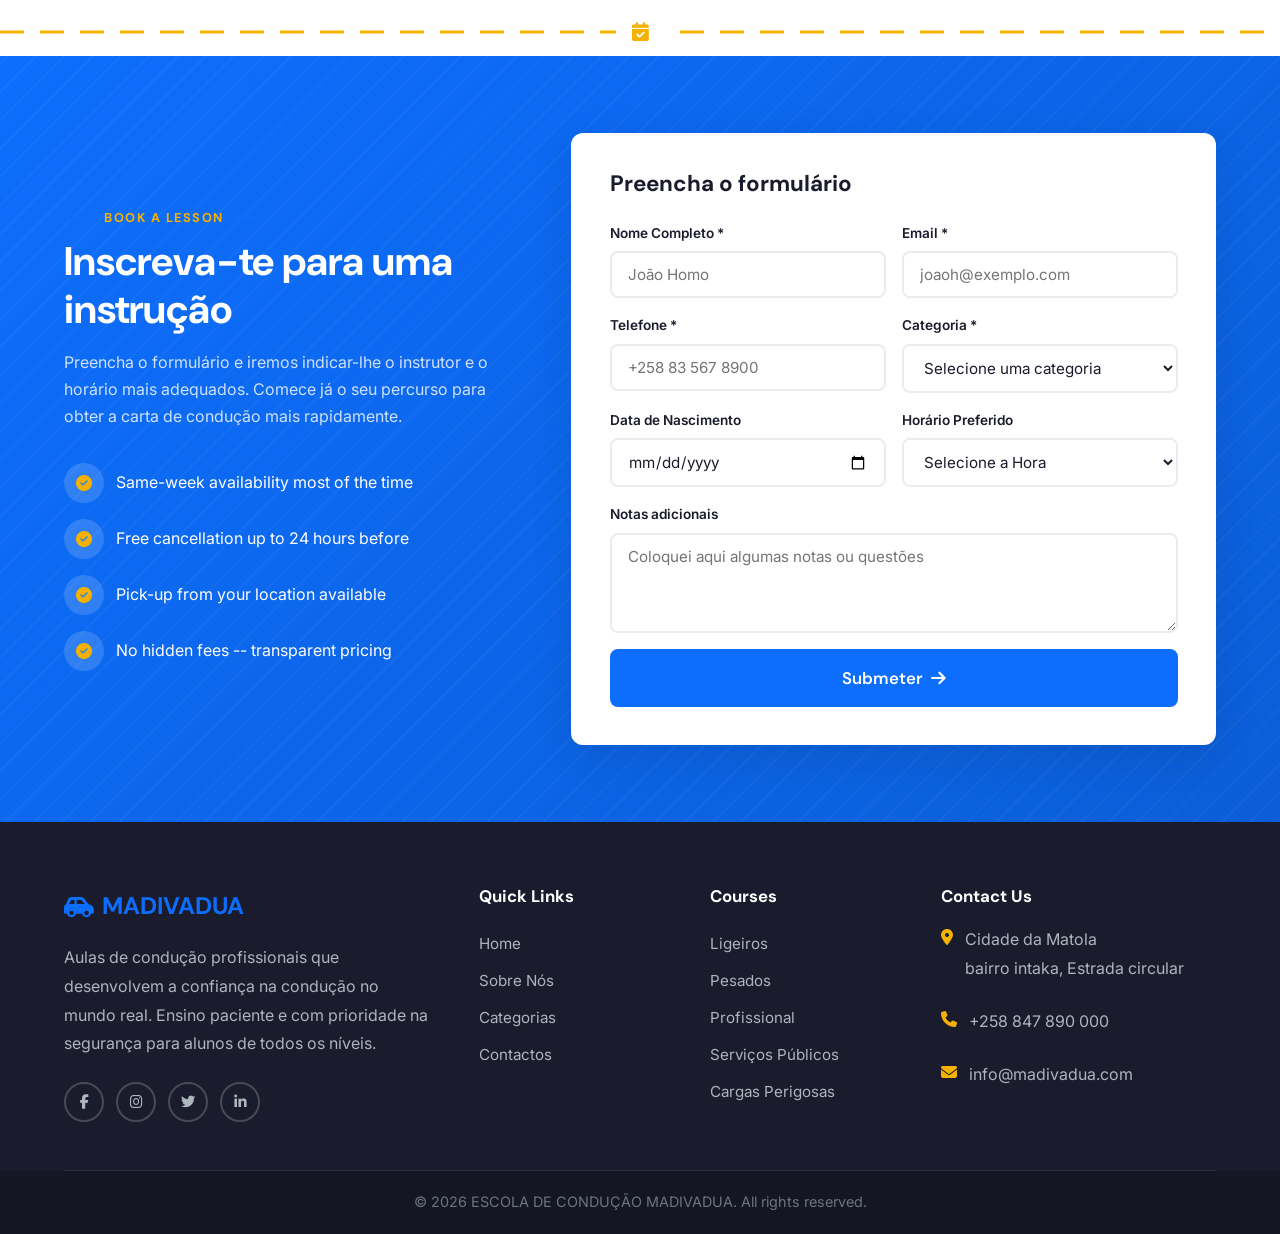
<file: contact.html>
<!DOCTYPE html>
<html lang="en">
<head>
  <meta charset="utf-8">
  <meta name="viewport" content="width=device-width, initial-scale=1.0">
  <title>Contact — Escola de Condução Vanila</title>
  <meta name="description" content="Get in touch with DRIVIN. Book your driving lesson, ask questions, or visit us at our New York location.">
  <link rel="preconnect" href="https://fonts.googleapis.com">
  <link rel="preconnect" href="https://fonts.gstatic.com" crossorigin>
  <link href="https://fonts.googleapis.com/css2?family=DM+Sans:wght@400;500;700&family=Inter:wght@400;500;600&display=swap" rel="stylesheet">
  <link rel="stylesheet" href="https://cdnjs.cloudflare.com/ajax/libs/font-awesome/6.5.0/css/all.min.css">
  <link rel="stylesheet" href="assets/css/style.css">
</head>
<body>

  <!-- Topbar -->
  <div class="topbar">
    <div class="container">
      <div class="topbar-left">
        <a href="tel:+1234567890"><i class="fa fa-phone"></i> +258 847 890 000</a>
        <a href="mailto:info@drivin.com"><i class="fa fa-envelope"></i> info@madivadua.com</a>
      </div>
      <div class="topbar-right">
        <span><i class="fa fa-clock"></i> Seg - Sáb: 8:00 AM - 7:00 PM</span>
        <a href="#"><i class="fa-brands fa-facebook-f"></i></a>
        <a href="#"><i class="fa-brands fa-instagram"></i></a>
        <a href="#"><i class="fa-brands fa-linkedin-in"></i></a>
      </div>
    </div>
  </div>

  <!-- Navbar -->
  <nav class="navbar">
    <div class="container">
      <a href="index.html" class="nav-brand"><i class="fa fa-car-side"></i><span>MADIVADUA</span></a>
      <button class="burger" aria-label="Toggle menu">
        <span></span><span></span><span></span>
      </button>
      <div class="nav-links">
       <a href="index.html">Página Incial</a>
        <a href="about.html">Sobre Nós</a>
        <a href="courses.html">Categorias</a>
        <a href="contact.html">Contactos</a>
        <a href="http://102.202.196.35/" class="btn btn-primary btn-sm">Inscrever-se</a>
      </div>
    </div>
    <div class="nav-overlay"></div>
  </nav>

  <!-- Page Hero -->
  <section class="page-hero">
    <div class="container">
      <h1>Contacte-nos</h1>
      <p>Tem dúvidas? Está pronto para começar? Entre em contacto connosco e vamos ajudá-lo a dar o primeiro passo para obter a sua licença.</p>
      <div class="breadcrumb">
        <a href="index.html">Home</a> <span>/</span> <span>Contacto</span>
      </div>
    </div>
  </section>

  <!-- Contact Section -->
  <section class="py-section">
    <div class="container">
      <div class="contact-grid">
        <!-- Left: Info -->
        <div class="reveal">
          <div class="section-label" style="justify-content:flex-start;">Entre em Contacto</div>
          <h2 class="section-title" style="text-align:left;">Estamos aqui para ajudar</h2>
          <p style="color:var(--gray-600);margin-bottom:2rem;">Quer esteja pronto para marcar a sua primeira aula ou tenha apenas algumas dúvidas sobre os nossos programas, adoraríamos que nos contactasse.</p>

          <div class="contact-info-card">
            <div class="contact-info-icon"><i class="fa fa-location-dot"></i></div>
            <div>
              <h5>Visite-nos</h5>
              <p>Cidade da Matola<br>bairro intaka, Estrada circular</p>
            </div>
          </div>
          <div class="contact-info-card">
            <div class="contact-info-icon"><i class="fa fa-phone"></i></div>
            <div>
              <h5>Ligue-nos</h5>
              <p><a href="tel:+1234567890">+258 847 890 000</a></p>
            </div>
          </div>
          <div class="contact-info-card">
            <div class="contact-info-icon"><i class="fa fa-envelope"></i></div>
            <div>
              <h5>Email</h5>
              <p><a href="mailto:info@drivin.com">info@vanila.com</a></p>
            </div>
          </div>
          <div class="contact-info-card">
            <div class="contact-info-icon"><i class="fa fa-clock"></i></div>
            <div>
              <h5>Horário para visitas</h5>
              <p>Segunda - Sábado: 8:00 AM - 7:00 PM<br>Domingos: Encerrado</p>
            </div>
          </div>

          <div class="map-placeholder" style="margin-top:1.5rem;">
            <span><i class="fa fa-map"></i> Localização</span>
          </div>
        </div>

        <!-- Right: Contact Form -->
        <div class="booking-form-card reveal reveal-delay-1" id="contact-form">
          <h3>Envie-nos uma Mensagem</h3>
          <form data-form>
            <div class="form-grid">
              <div class="form-group">
                <label for="cf-name">Nome Completo *</label>
                <input type="text" id="cf-name" name="name" required placeholder="João Manteigas">
              </div>
              <div class="form-group">
                <label for="cf-email">Email *</label>
                <input type="email" id="cf-email" name="email" required placeholder="joaom@exemplo.com">
              </div>
              <div class="form-group">
                <label for="cf-phone">Telefone</label>
                <input type="tel" id="cf-phone" name="phone" placeholder="+258 86 78 94 908">
              </div>
              <div class="form-group">
                <label for="cf-course">Interesse</label>
                <select id="cf-course" name="course">
                  <option value="">Selecione uma categoria</option>
                  <option value="automatic">Ligeiros</option>
                  <option value="highway">Pesados</option>
                  <option value="full">Profissional</option>
                  <option value="other">Serviços Públicos</option>
                  <option value="other">serviços Públicos</option>
                  <option value="other">Cargas Perigosas</option>
                </select>
              </div>
              <div class="form-group full">
                <label for="cf-message">Mensagem *</label>
                <textarea id="cf-message" name="message" rows="5" required placeholder="Tell us how we can help..."></textarea>
              </div>
              <div class="form-group full">
                <button type="submit" class="btn btn-primary btn-lg" style="width:100%;justify-content:center;">Enviar <i class="fa fa-paper-plane"></i></button>
              </div>
            </div>
          </form>
        </div>
      </div>
    </div>
  </section>

  <!-- Road Divider -->
  <div class="road-divider"><span class="road-icon"><i class="fa fa-calendar-check"></i></span></div>

  <!-- Booking Section -->
  <section class="booking-section py-section" id="booking">
    <div class="container">
      <div class="booking-grid">
        <div class="booking-info reveal">
          <div class="section-label" style="justify-content:flex-start;color:var(--yellow);">
            <span style="background:var(--yellow);-webkit-background-clip:text;background-clip:text;-webkit-text-fill-color:transparent;">Book a Lesson</span>
          </div>
          <h2>Inscreva-te para uma instrução</h2>
          <p>Preencha o formulário e iremos indicar-lhe o instrutor e o horário mais adequados. Comece já o seu percurso para obter a carta de condução mais rapidamente.</p>
          <div class="booking-features">
            <div class="booking-feature">
              <i class="fa fa-check-circle"></i>
              <span>Same-week availability most of the time</span>
            </div>
            <div class="booking-feature">
              <i class="fa fa-check-circle"></i>
              <span>Free cancellation up to 24 hours before</span>
            </div>
            <div class="booking-feature">
              <i class="fa fa-check-circle"></i>
              <span>Pick-up from your location available</span>
            </div>
            <div class="booking-feature">
              <i class="fa fa-check-circle"></i>
              <span>No hidden fees -- transparent pricing</span>
            </div>
          </div>
        </div>
        <div class="booking-form-card reveal reveal-delay-1">
          <h3>Preencha o formulário</h3>
          <form data-form>
            <div class="form-grid">
              <div class="form-group">
                <label for="b-name">Nome Completo *</label>
                <input type="text" id="b-name" name="name" required placeholder="João Homo">
              </div>
              <div class="form-group">
                <label for="b-email">Email *</label>
                <input type="email" id="b-email" name="email" required placeholder="joaoh@exemplo.com">
              </div>
              <div class="form-group">
                <label for="b-phone">Telefone *</label>
                <input type="tel" id="b-phone" name="phone" required placeholder="+258 83 567 8900">
              </div>
              <div class="form-group">
                <label for="b-course">Categoria *</label>
                <select id="b-course" name="course" required>
                  <option value="">Selecione uma categoria</option>
                  <option value="automatic">Ligeiros</option>
                  <option value="highway">Pesados</option>
                  <option value="full">Profissional</option>
                  <option value="other">Serviços Públicos</option>
                  <option value="other">serviços Públicos</option>
                  <option value="other">Cargas Perigosas</option>
                </select>
              </div>
              <div class="form-group">
                <label for="b-date">Data de Nascimento</label>
                <input type="date" id="b-date" name="date">
              </div>
              <div class="form-group">
                <label for="b-time">Horário Preferido</label>
                <select id="b-time" name="time">
                  <option value="">Selecione a Hora</option>
                  <option value="morning">Manhãs (8 AM - 11 AM)</option>
                  <option value="midday">Meio Dia (11 AM - 2 PM)</option>
                  <option value="afternoon">Tarde (2 PM - 5 PM)</option>
                  <option value="evening">Noite (5 PM - 7 PM)</option>
                </select>
              </div>
              <div class="form-group full">
                <label for="b-notes">Notas adicionais</label>
                <textarea id="b-notes" name="notes" rows="3" placeholder="Coloquei aqui algumas notas ou questões"></textarea>
              </div>
              <div class="form-group full">
                <button type="submit" class="btn btn-primary btn-lg" style="width:100%;justify-content:center;">Submeter <i class="fa fa-arrow-right"></i></button>
              </div>
            </div>
          </form>
        </div>
      </div>
    </div>
  </section>

  <!-- Footer -->
  <footer class="footer">
    <div class="container">
      <div class="footer-grid">
        <div>
          <div class="footer-brand"><i class="fa fa-car-side"></i> <span>MADIVADUA</span></div>
          <p>Aulas de condução profissionais que desenvolvem a confiança na condução no mundo real. Ensino paciente e com prioridade na segurança para alunos de todos os níveis.</p>
          <div class="footer-social">
            <a href="#"><i class="fa-brands fa-facebook-f"></i></a>
            <a href="#"><i class="fa-brands fa-instagram"></i></a>
            <a href="#"><i class="fa-brands fa-twitter"></i></a>
            <a href="#"><i class="fa-brands fa-linkedin-in"></i></a>
          </div>
        </div>
        <div>
          <h4>Quick Links</h4>
          <div class="footer-links">
            <a href="index.html">Home</a>
            <a href="about.html">Sobre Nós</a>
            <a href="courses.html">Categorias</a>
            <a href="contact.html">Contactos</a>
          </div>
        </div>
        <div>
          <h4>Courses</h4>
          <div class="footer-links">
            <a href="courses.html">Ligeiros</a>
            <a href="courses.html">Pesados</a>
            <a href="courses.html">Profissional</a>
            <a href="courses.html">Serviços Públicos</a>
            <a href="courses.html">Cargas Perigosas</a>
          </div>
        </div>
        <div>
          <h4>Contact Us</h4>
          <div class="footer-contact-item">
            <i class="fa fa-map-marker-alt"></i>
            <p>Cidade da Matola<br>bairro intaka, Estrada circular</p>
          </div>
          <div class="footer-contact-item">
            <i class="fa fa-phone"></i>
            <p><a href="tel:+1234567890">+258 847 890 000</a></p>
          </div>
          <div class="footer-contact-item">
            <i class="fa fa-envelope"></i>
            <p><a href="mailto:info@drivin.com">info@madivadua.com</a></p>
          </div>
        </div>
      </div>
    </div>
    <div class="copyright">
      <div class="container">
        &copy; <span data-year></span> ESCOLA DE CONDUÇÃO MADIVADUA. All rights reserved.
      </div>
    </div>
  </footer>

  <button class="back-to-top" aria-label="Back to top"><i class="fa fa-chevron-up"></i></button>
  <script src="assets/js/main.js"></script>
</body>
</html>
</file>
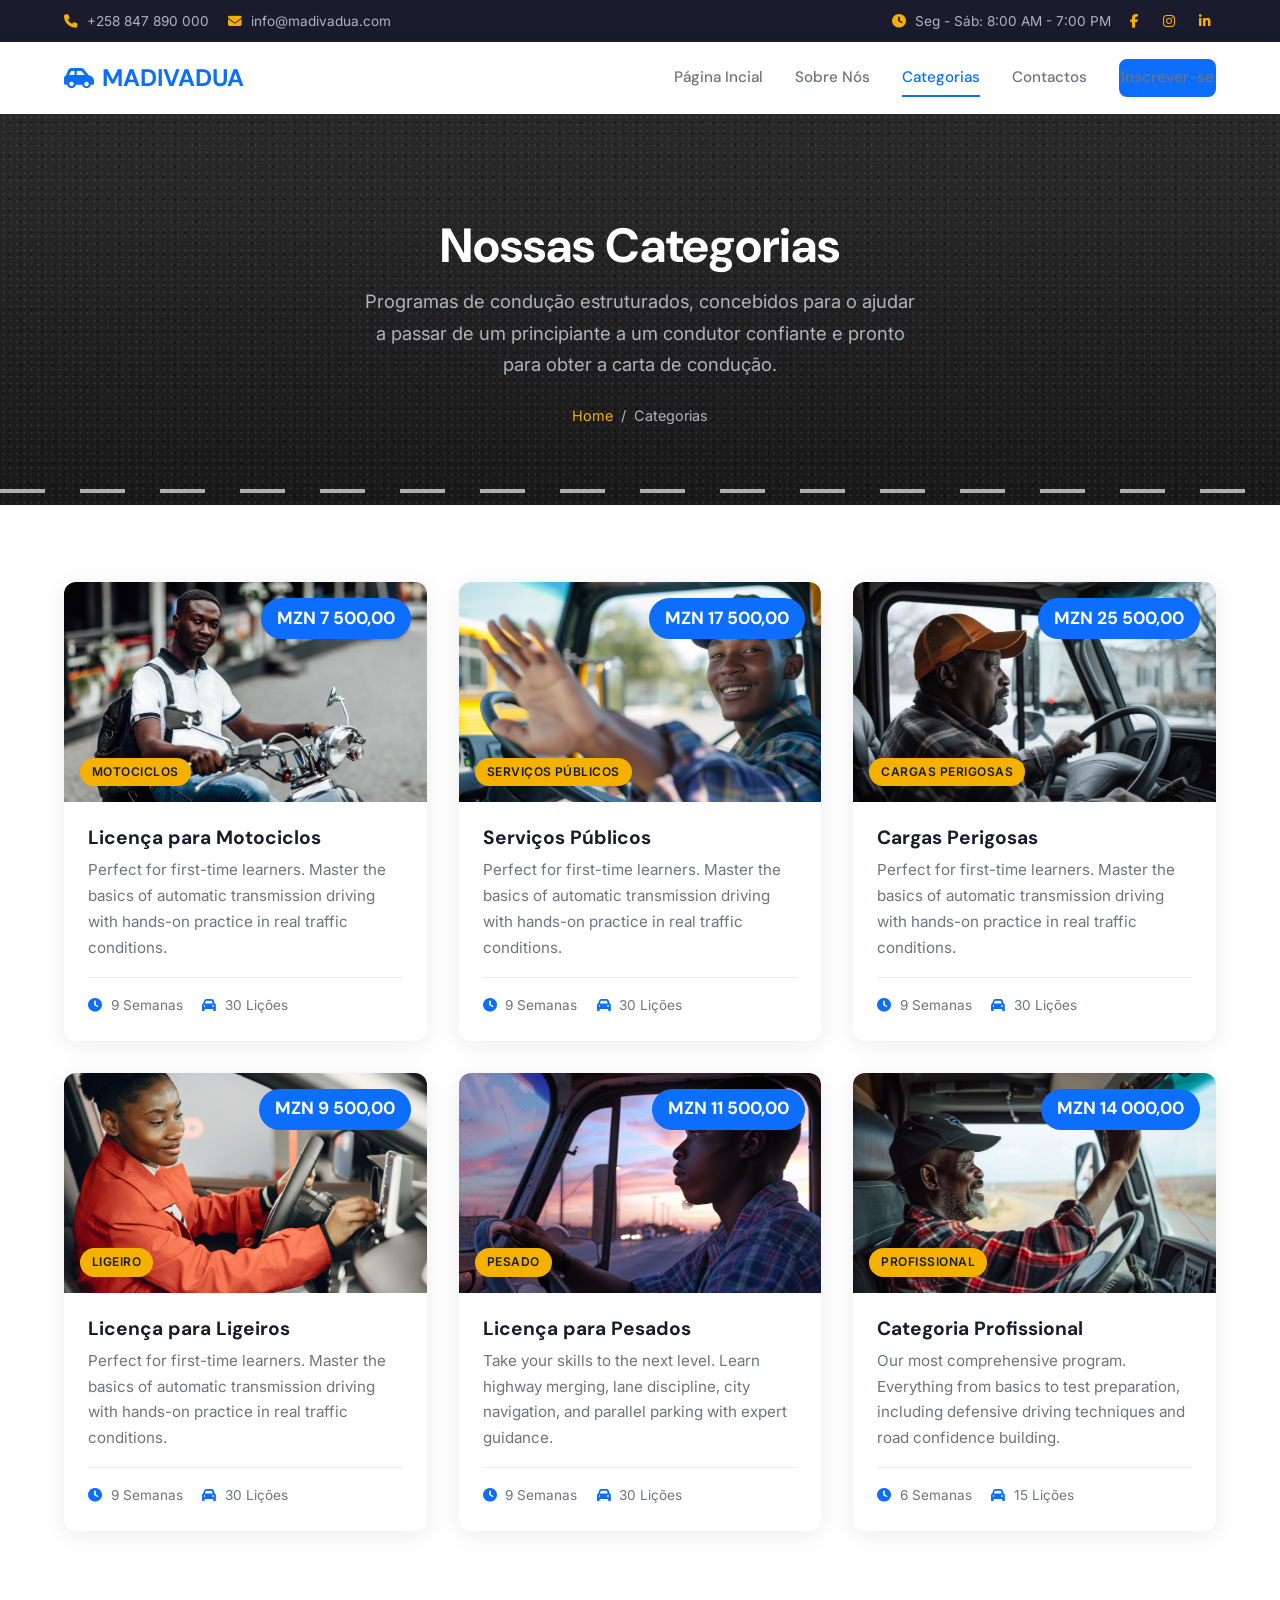
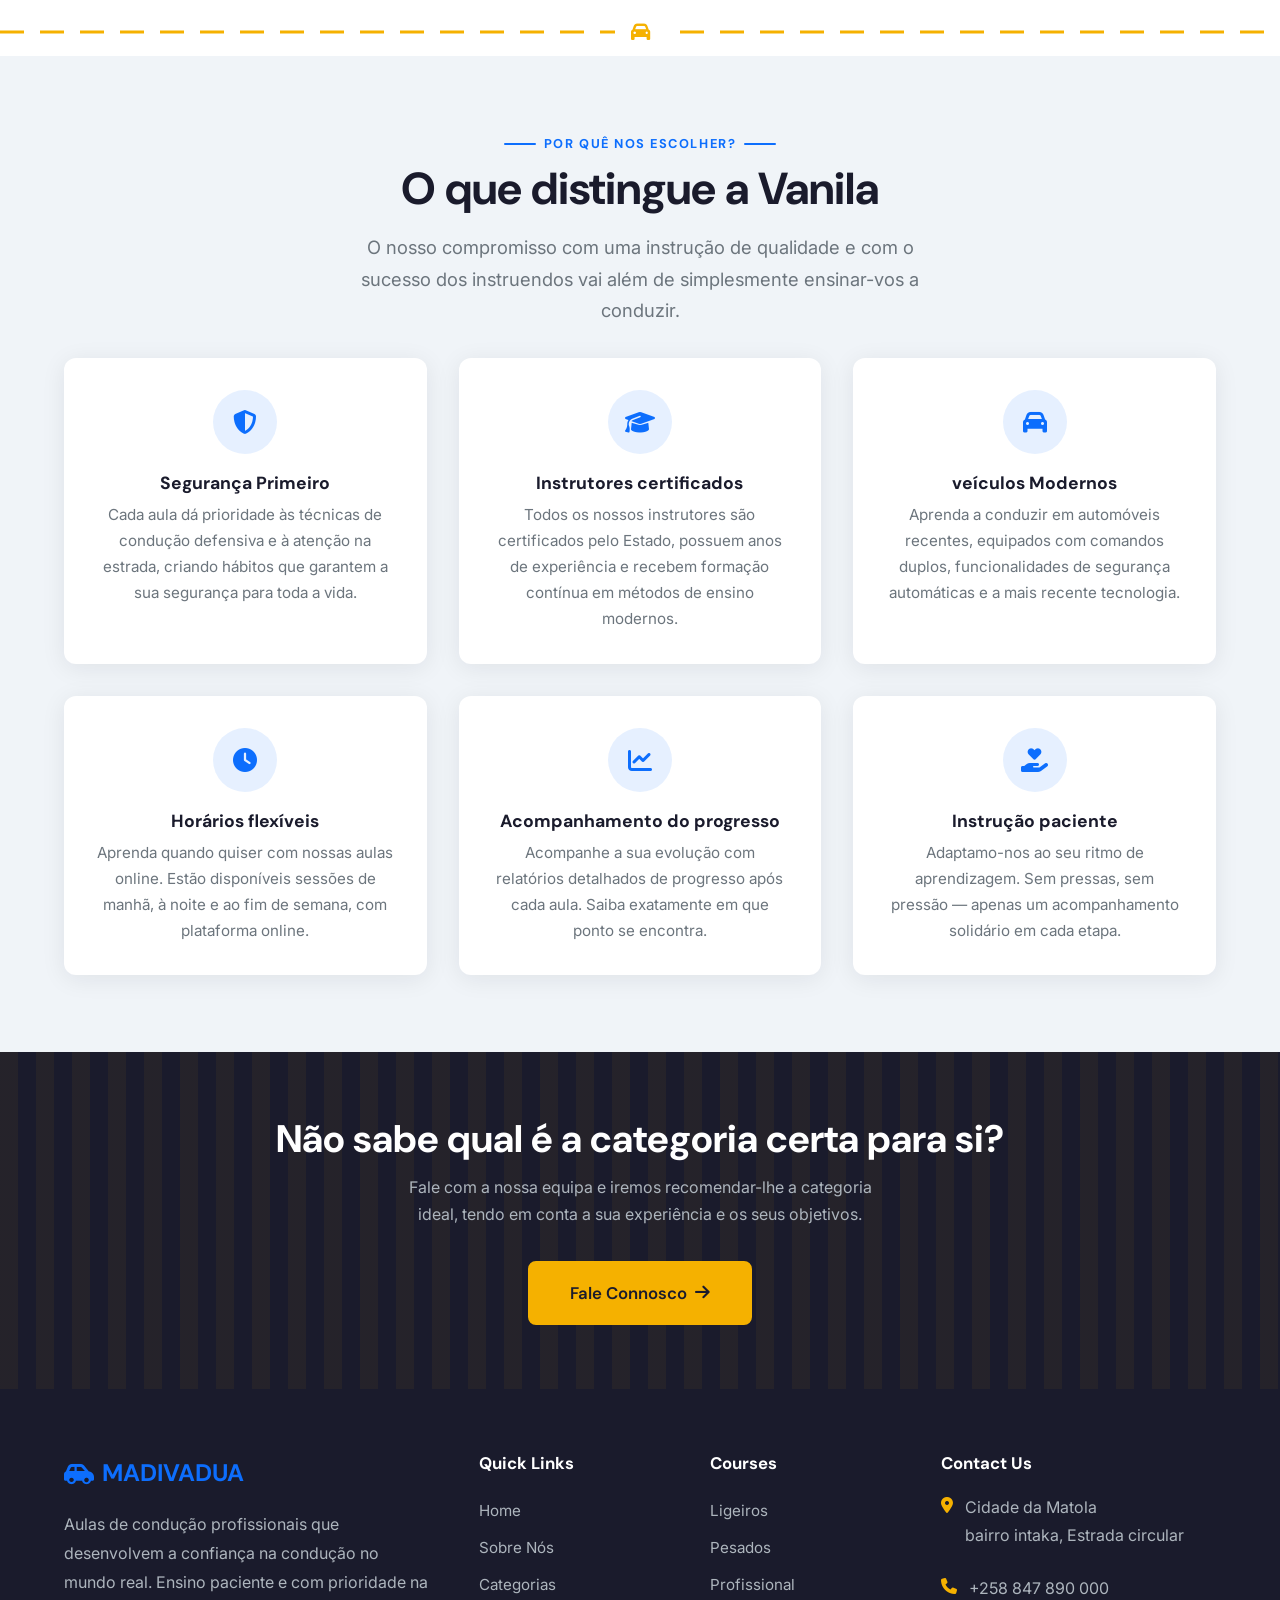
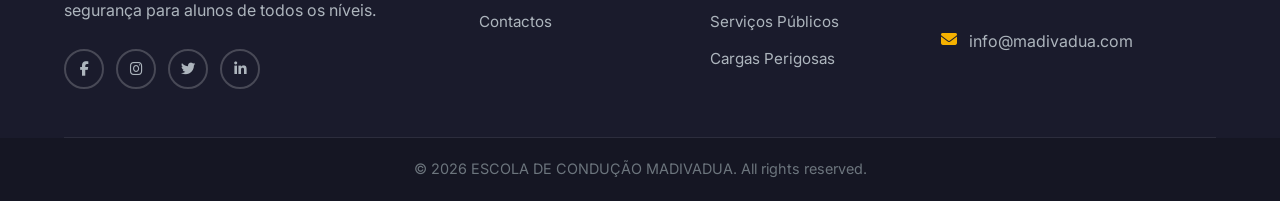
<file: courses.html>
<!DOCTYPE html>
<html lang="en">
<head>
  <meta charset="utf-8">
  <meta name="viewport" content="width=device-width, initial-scale=1.0">
  <title>Categorias — Escola de Condução Madivadua</title>
  <meta name="description" content="Explore DRIVIN's driving courses: beginner automatic lessons, highway driving, full license packages, and defensive driving programs.">
  <link rel="preconnect" href="https://fonts.googleapis.com">
  <link rel="preconnect" href="https://fonts.gstatic.com" crossorigin>
  <link href="https://fonts.googleapis.com/css2?family=DM+Sans:wght@400;500;700&family=Inter:wght@400;500;600&display=swap" rel="stylesheet">
  <link rel="stylesheet" href="https://cdnjs.cloudflare.com/ajax/libs/font-awesome/6.5.0/css/all.min.css">
  <link rel="stylesheet" href="assets/css/style.css">
</head>
<body>

  <!-- Topbar -->
  <div class="topbar">
    <div class="container">
      <div class="topbar-left">
        <a href="tel:+1234567890"><i class="fa fa-phone"></i> +258 847 890 000</a>
        <a href="mailto:info@drivin.com"><i class="fa fa-envelope"></i> info@madivadua.com</a>
      </div>
      <div class="topbar-right">
        <span><i class="fa fa-clock"></i> Seg - Sáb: 8:00 AM - 7:00 PM</span>
        <a href="#"><i class="fa-brands fa-facebook-f"></i></a>
        <a href="#"><i class="fa-brands fa-instagram"></i></a>
        <a href="#"><i class="fa-brands fa-linkedin-in"></i></a>
      </div>
    </div>
  </div>

  <!-- Navbar -->
  <nav class="navbar">
    <div class="container">
      <a href="index.html" class="nav-brand"><i class="fa fa-car-side"></i><span>MADIVADUA</span></a>
      <button class="burger" aria-label="Toggle menu">
        <span></span><span></span><span></span>
      </button>
      <div class="nav-links">
       <a href="index.html">Página Incial</a>
        <a href="about.html">Sobre Nós</a>
        <a href="courses.html">Categorias</a>
        <a href="contact.html">Contactos</a>
        <a href="http://102.202.196.35/" class="btn btn-primary btn-sm">Inscrever-se</a>
      </div>
    </div>
    <div class="nav-overlay"></div>
  </nav>

  <!-- Page Hero -->
  <section class="page-hero">
    <div class="container">
      <h1>Nossas Categorias</h1>
      <p>Programas de condução estruturados, concebidos para o ajudar a passar de um principiante a um condutor confiante e pronto para obter a carta de condução.</p>
      <div class="breadcrumb">
        <a href="index.html">Home</a> <span>/</span> <span>Categorias</span>
      </div>
    </div>
  </section>

  <!-- Courses Grid -->
  <section class="py-section">
    <div class="container">
      <div class="courses-grid">
        <!-- Course 1 -->
        <div class="course-card reveal">
          <div class="course-card-img">
            <img src="assets/img/courses-4.jpg" alt="Automatic car lessons">
            <span class="course-price">MZN 7 500,00</span>
            <span class="course-level">Motociclos</span>
          </div>
          <div class="course-card-body">
            <h4>Licença para Motociclos</h4>
            <p>Perfect for first-time learners. Master the basics of automatic transmission driving with hands-on practice in real traffic conditions.</p>
            <div class="course-meta">
              <span><i class="fa fa-clock"></i> 9 Semanas</span>
              <span><i class="fa fa-car"></i> 30 Lições</span>
            </div>
          </div>
        </div>
        <div class="course-card reveal">
          <div class="course-card-img">
            <img src="assets/img/courses-5.jpg" alt="Automatic car lessons">
            <span class="course-price">MZN 17 500,00</span>
            <span class="course-level">Serviços Públicos</span>
          </div>
          <div class="course-card-body">
            <h4>Serviços Públicos</h4>
            <p>Perfect for first-time learners. Master the basics of automatic transmission driving with hands-on practice in real traffic conditions.</p>
            <div class="course-meta">
              <span><i class="fa fa-clock"></i> 9 Semanas</span>
              <span><i class="fa fa-car"></i> 30 Lições</span>
            </div>
          </div>
        </div>
        <div class="course-card reveal">
          <div class="course-card-img">
            <img src="assets/img/courses-6.jpg" alt="Automatic car lessons">
            <span class="course-price">MZN 25 500,00</span>
            <span class="course-level">Cargas Perigosas</span>
          </div>
          <div class="course-card-body">
            <h4>Cargas Perigosas</h4>
            <p>Perfect for first-time learners. Master the basics of automatic transmission driving with hands-on practice in real traffic conditions.</p>
            <div class="course-meta">
              <span><i class="fa fa-clock"></i> 9 Semanas</span>
              <span><i class="fa fa-car"></i> 30 Lições</span>
            </div>
          </div>
        </div>
        <div class="course-card reveal">
          <div class="course-card-img">
            <img src="assets/img/courses-1.jpg" alt="Automatic car lessons">
            <span class="course-price">MZN 9 500,00</span>
            <span class="course-level">Ligeiro</span>
          </div>
          <div class="course-card-body">
            <h4>Licença para Ligeiros</h4>
            <p>Perfect for first-time learners. Master the basics of automatic transmission driving with hands-on practice in real traffic conditions.</p>
            <div class="course-meta">
              <span><i class="fa fa-clock"></i> 9 Semanas</span>
              <span><i class="fa fa-car"></i> 30 Lições</span>
            </div>
          </div>
        </div>
        <!-- Course 2 -->
        <div class="course-card reveal reveal-delay-1">
          <div class="course-card-img">
            <img src="assets/img/courses-2.jpg" alt="Highway driving lessons">
            <span class="course-price">MZN 11 500,00</span>
            <span class="course-level">Pesado</span>
          </div>
          <div class="course-card-body">
            <h4>Licença para Pesados</h4>
            <p>Take your skills to the next level. Learn highway merging, lane discipline, city navigation, and parallel parking with expert guidance.</p>
            <div class="course-meta">
              <span><i class="fa fa-clock"></i> 9 Semanas</span>
              <span><i class="fa fa-car"></i> 30 Lições</span>
            </div>
          </div>
        </div>
        <!-- Course 3 -->
        <div class="course-card reveal reveal-delay-2">
          <div class="course-card-img">
            <img src="assets/img/courses-3.jpg" alt="International driving course">
            <span class="course-price">MZN 14 000,00</span>
            <span class="course-level">Profissional</span>
          </div>
          <div class="course-card-body">
            <h4>Categoria Profissional</h4>
            <p>Our most comprehensive program. Everything from basics to test preparation, including defensive driving techniques and road confidence building.</p>
            <div class="course-meta">
              <span><i class="fa fa-clock"></i> 6 Semanas</span>
              <span><i class="fa fa-car"></i> 15 Lições</span>
            </div>
          </div>
        </div>
        </div>
      </div>
    </div>
  </section>

  <!-- Road Divider -->
  <div class="road-divider"><span class="road-icon"><i class="fa fa-car"></i></span></div>

  <!-- Course Comparison / What's Included -->
  <section class="py-section" style="background: var(--light);">
    <div class="container">
      <div class="text-center mb-4">
        <div class="section-label">Por quê nos escolher?</div>
        <h2 class="section-title">O que distingue a Vanila</h2>
        <p class="section-subtitle">O nosso compromisso com uma instrução de qualidade e com o sucesso dos instruendos vai além de simplesmente ensinar-vos a conduzir.</p>
      </div>
      <div class="features-grid">
        <div class="feature-card reveal">
          <div class="feature-icon"><i class="fa fa-shield-halved"></i></div>
          <h4>Segurança Primeiro</h4>
          <p>Cada aula dá prioridade às técnicas de condução defensiva e à atenção na estrada, criando hábitos que garantem a sua segurança para toda a vida.</p>
        </div>
        <div class="feature-card reveal reveal-delay-1">
          <div class="feature-icon"><i class="fa fa-graduation-cap"></i></div>
          <h4>Instrutores certificados</h4>
          <p>Todos os nossos instrutores são certificados pelo Estado, possuem anos de experiência e recebem formação contínua em métodos de ensino modernos.</p>
        </div>
        <div class="feature-card reveal reveal-delay-2">
          <div class="feature-icon"><i class="fa fa-car"></i></div>
          <h4>veículos Modernos</h4>
          <p>Aprenda a conduzir em automóveis recentes, equipados com comandos duplos, funcionalidades de segurança automáticas e a mais recente tecnologia.</p>
        </div>
        <div class="feature-card reveal reveal-delay-1">
          <div class="feature-icon"><i class="fa fa-clock"></i></div>
          <h4>Horários flexíveis</h4>
          <p>Aprenda quando quiser com nossas aulas online. Estão disponíveis sessões de manhã, à noite e ao fim de semana, com plataforma online.</p>
        </div>
        <div class="feature-card reveal reveal-delay-2">
          <div class="feature-icon"><i class="fa fa-chart-line"></i></div>
          <h4>Acompanhamento do progresso</h4>
          <p>Acompanhe a sua evolução com relatórios detalhados de progresso após cada aula. Saiba exatamente em que ponto se encontra.</p>
        </div>
        <div class="feature-card reveal reveal-delay-3">
          <div class="feature-icon"><i class="fa fa-hand-holding-heart"></i></div>
          <h4>Instrução paciente</h4>
          <p>Adaptamo-nos ao seu ritmo de aprendizagem. Sem pressas, sem pressão — apenas um acompanhamento solidário em cada etapa.</p>
        </div>
      </div>
    </div>
  </section>

  <!-- CTA Banner -->
  <section class="cta-banner">
    <div class="container">
      <h2>Não sabe qual é a categoria certa para si?</h2>
      <p>Fale com a nossa equipa e iremos recomendar-lhe a categoria ideal, tendo em conta a sua experiência e os seus objetivos.</p>
      <a href="contact.html" class="btn btn-yellow btn-lg">Fale Connosco <i class="fa fa-arrow-right"></i></a>
    </div>
  </section>

  <!-- Footer -->
  <footer class="footer">
    <div class="container">
      <div class="footer-grid">
        <div>
          <div class="footer-brand"><i class="fa fa-car-side"></i> <span>MADIVADUA</span></div>
          <p>Aulas de condução profissionais que desenvolvem a confiança na condução no mundo real. Ensino paciente e com prioridade na segurança para alunos de todos os níveis.</p>
          <div class="footer-social">
            <a href="#"><i class="fa-brands fa-facebook-f"></i></a>
            <a href="#"><i class="fa-brands fa-instagram"></i></a>
            <a href="#"><i class="fa-brands fa-twitter"></i></a>
            <a href="#"><i class="fa-brands fa-linkedin-in"></i></a>
          </div>
        </div>
        <div>
          <h4>Quick Links</h4>
          <div class="footer-links">
            <a href="index.html">Home</a>
            <a href="about.html">Sobre Nós</a>
            <a href="courses.html">Categorias</a>
            <a href="contact.html">Contactos</a>
          </div>
        </div>
        <div>
          <h4>Courses</h4>
          <div class="footer-links">
            <a href="courses.html">Ligeiros</a>
            <a href="courses.html">Pesados</a>
            <a href="courses.html">Profissional</a>
            <a href="courses.html">Serviços Públicos</a>
            <a href="courses.html">Cargas Perigosas</a>
          </div>
        </div>
        <div>
          <h4>Contact Us</h4>
          <div class="footer-contact-item">
            <i class="fa fa-map-marker-alt"></i>
            <p>Cidade da Matola<br>bairro intaka, Estrada circular</p>
          </div>
          <div class="footer-contact-item">
            <i class="fa fa-phone"></i>
            <p><a href="tel:+1234567890">+258 847 890 000</a></p>
          </div>
          <div class="footer-contact-item">
            <i class="fa fa-envelope"></i>
            <p><a href="mailto:info@drivin.com">info@madivadua.com</a></p>
          </div>
        </div>
      </div>
    </div>
    <div class="copyright">
      <div class="container">
        &copy; <span data-year></span> ESCOLA DE CONDUÇÃO MADIVADUA. All rights reserved.
      </div>
    </div>
  </footer>

  <button class="back-to-top" aria-label="Back to top"><i class="fa fa-chevron-up"></i></button>
  <script src="assets/js/main.js"></script>
</body>
</html>
</file>
<file: assets/css/style.css>
/* ============================================
   DRIVIN — Driving School Template
   Custom Properties + Grid + Flex + clamp()
   ============================================ */

/* ---------- Custom Properties ---------- */
:root {
  --sky: #0D6EFD;
  --sky-light: #0D6EFD1A;
  --yellow: #F5B100;
  --yellow-light: #F5B1001A;
  --charcoal: #1A1B2C;
  --light: #F0F4F8;
  --white: #FFFFFF;
  --gray-100: #F8F9FA;
  --gray-200: #E9ECEF;
  --gray-400: #ADB5BD;
  --gray-600: #6C757D;
  --gray-800: #343A40;
  --heading: 'DM Sans', sans-serif;
  --body: 'Inter', sans-serif;
  --radius: 12px;
  --radius-sm: 8px;
  --shadow: 0 4px 24px rgba(26,27,44,.08);
  --shadow-lg: 0 12px 40px rgba(26,27,44,.12);
  --transition: .3s cubic-bezier(.4,0,.2,1);
  --max-w: 1200px;
}

/* ---------- Reset ---------- */
*,
*::before,
*::after { box-sizing: border-box; margin: 0; padding: 0; }
html { scroll-behavior: smooth; font-size: 16px; }
body {
  font-family: var(--body);
  color: var(--charcoal);
  background: var(--white);
  line-height: 1.7;
  -webkit-font-smoothing: antialiased;
}
img { max-width: 100%; height: auto; display: block; }
a { text-decoration: none; color: inherit; transition: var(--transition); }
ul, ol { list-style: none; }
h1,h2,h3,h4,h5,h6 { font-family: var(--heading); font-weight: 700; line-height: 1.2; }

/* ---------- Utility ---------- */
.container { width: min(90%, var(--max-w)); margin-inline: auto; }
.sr-only { position: absolute; width: 1px; height: 1px; padding: 0; margin: -1px; overflow: hidden; clip: rect(0,0,0,0); border: 0; }
.text-center { text-align: center; }
.py-section { padding-block: clamp(3rem, 6vw, 6rem); }
.mb-1 { margin-bottom: .5rem; }
.mb-2 { margin-bottom: 1rem; }
.mb-3 { margin-bottom: 1.5rem; }
.mb-4 { margin-bottom: 2rem; }

/* ---------- Section Labels ---------- */
.section-label {
  font-family: var(--heading);
  font-size: .8rem;
  font-weight: 700;
  text-transform: uppercase;
  letter-spacing: .12em;
  color: var(--sky);
  margin-bottom: .5rem;
  display: flex;
  align-items: center;
  justify-content: center;
  gap: .5rem;
}
.section-label::before,
.section-label::after {
  content: '';
  width: 32px;
  height: 2px;
  background: var(--sky);
  border-radius: 2px;
}
.section-title {
  font-size: clamp(1.8rem, 4vw, 2.8rem);
  color: var(--charcoal);
  margin-bottom: 1rem;
}
.section-subtitle {
  font-size: clamp(1rem, 1.6vw, 1.15rem);
  color: var(--gray-600);
  max-width: 600px;
  margin-inline: auto;
}

/* ============================================
   ROAD-THEMED DIVIDERS
   Dashed-line motif like road lane markings
   ============================================ */
.road-divider {
  position: relative;
  height: 48px;
  display: flex;
  align-items: center;
  justify-content: center;
  overflow: hidden;
}
.road-divider::before {
  content: '';
  position: absolute;
  top: 50%;
  left: 0;
  right: 0;
  height: 3px;
  background: repeating-linear-gradient(
    90deg,
    var(--yellow) 0,
    var(--yellow) 24px,
    transparent 24px,
    transparent 40px
  );
  transform: translateY(-50%);
}
.road-divider .road-icon {
  position: relative;
  z-index: 1;
  background: var(--white);
  padding: 0 1rem;
  font-size: 1.2rem;
  color: var(--yellow);
}

/* ============================================
   SPEEDOMETER STAT COUNTERS
   ============================================ */
.stats-bar {
  background: var(--charcoal);
  padding: clamp(2rem, 4vw, 3.5rem) 0;
  position: relative;
  overflow: hidden;
}
.stats-bar::before {
  content: '';
  position: absolute;
  inset: 0;
  background: repeating-linear-gradient(
    90deg,
    var(--yellow) 0,
    var(--yellow) 18px,
    transparent 18px,
    transparent 36px
  );
  opacity: .06;
}
.stats-grid {
  display: grid;
  grid-template-columns: repeat(4, 1fr);
  gap: 2rem;
  position: relative;
}
.stat-item { text-align: center; color: var(--white); }
.stat-speedometer {
  width: clamp(80px, 10vw, 110px);
  height: clamp(80px, 10vw, 110px);
  margin: 0 auto 1rem;
  position: relative;
  border-radius: 50%;
  background: conic-gradient(var(--sky) var(--pct, 0%), rgba(255,255,255,.1) 0);
  display: flex;
  align-items: center;
  justify-content: center;
  transition: --pct 1.5s cubic-bezier(.4,0,.2,1);
}
.stat-speedometer::after {
  content: '';
  position: absolute;
  inset: 6px;
  border-radius: 50%;
  background: var(--charcoal);
}
.stat-number {
  position: relative;
  z-index: 1;
  font-family: var(--heading);
  font-size: clamp(1.4rem, 2.5vw, 2rem);
  font-weight: 700;
  color: var(--yellow);
}
.stat-label {
  font-size: .9rem;
  color: var(--gray-400);
  text-transform: uppercase;
  letter-spacing: .08em;
}

/* ============================================
   BUTTONS
   ============================================ */
.btn {
  display: inline-flex;
  align-items: center;
  gap: .5rem;
  padding: .85rem 2rem;
  border-radius: var(--radius-sm);
  font-family: var(--heading);
  font-weight: 600;
  font-size: 1rem;
  border: 2px solid transparent;
  cursor: pointer;
  transition: var(--transition);
  white-space: nowrap;
}
.btn-primary {
  background: var(--sky);
  color: var(--white);
  border-color: var(--sky);
}
.btn-primary:hover {
  background: #ffb005;
  border-color: #cab70a;
  transform: translateY(-2px);
  box-shadow: 0 8px 24px rgba(13,110,253,.3);
}
.btn-outline {
  background: transparent;
  color: var(--sky);
  border-color: var(--sky);
}
.btn-outline:hover {
  background: var(--sky);
  color: var(--white);
}
.btn-yellow {
  background: var(--yellow);
  color: var(--charcoal);
  border-color: var(--yellow);
}
.btn-yellow:hover {
  background: #e0a200;
  border-color: #e0a200;
  transform: translateY(-2px);
}
.btn-white {
  background: var(--white);
  color: var(--charcoal);
  border-color: var(--white);
}
.btn-white:hover {
  background: var(--light);
  border-color: var(--light);
}
.btn-ghost {
  background: transparent;
  color: var(--white);
  border-color: rgba(255,255,255,.4);
}
.btn-ghost:hover {
  background: rgba(255,255,255,.15);
}
.btn-sm { padding: .55rem 1.4rem; font-size: .875rem; }
.btn-lg { padding: 1rem 2.5rem; font-size: 1.05rem; }

/* ============================================
   NAVIGATION
   ============================================ */
.topbar {
  background: var(--charcoal);
  color: var(--gray-400);
  font-size: .85rem;
  padding: .6rem 0;
}
.topbar .container {
  display: flex;
  justify-content: space-between;
  align-items: center;
  flex-wrap: wrap;
  gap: .5rem;
}
.topbar a { color: var(--gray-400); }
.topbar a:hover { color: var(--yellow); }
.topbar-left,
.topbar-right { display: flex; align-items: center; gap: 1.2rem; }
.topbar-left i,
.topbar-right i { color: var(--yellow); margin-right: .3rem; }

.navbar {
  position: sticky;
  top: 0;
  z-index: 1000;
  background: var(--white);
  box-shadow: var(--shadow);
  transition: var(--transition);
}
.navbar .container {
  display: flex;
  align-items: center;
  justify-content: space-between;
  height: 72px;
}
.nav-brand {
  display: flex;
  align-items: center;
  gap: .5rem;
  font-family: var(--heading);
  font-size: 1.5rem;
  font-weight: 700;
  color: var(--charcoal);
}
.nav-brand i { color: var(--sky); }
.nav-brand span { color: var(--sky); }
.nav-links {
  display: flex;
  align-items: center;
  gap: 2rem;
}
.nav-links a {
  font-family: var(--heading);
  font-weight: 500;
  font-size: .95rem;
  color: var(--gray-600);
  position: relative;
  padding: .25rem 0;
}
.nav-links a::after {
  content: '';
  position: absolute;
  bottom: -2px;
  left: 0;
  width: 0;
  height: 2px;
  background: var(--sky);
  transition: var(--transition);
}
.nav-links a:hover,
.nav-links a.active {
  color: var(--sky);
}
.nav-links a:hover::after,
.nav-links a.active::after {
  width: 100%;
}

/* Burger */
.burger {
  display: none;
  flex-direction: column;
  gap: 5px;
  cursor: pointer;
  padding: 4px;
  background: none;
  border: none;
  z-index: 1001;
}
.burger span {
  display: block;
  width: 26px;
  height: 3px;
  background: var(--charcoal);
  border-radius: 3px;
  transition: var(--transition);
}
.burger.open span:nth-child(1) { transform: rotate(45deg) translate(5px, 6px); }
.burger.open span:nth-child(2) { opacity: 0; }
.burger.open span:nth-child(3) { transform: rotate(-45deg) translate(5px, -6px); }

/* ============================================
   HERO
   ============================================ */
.hero {
  position: relative;
  min-height: clamp(480px, 75vh, 700px);
  display: flex;
  align-items: center;
  overflow: hidden;
  background: var(--charcoal);
}
.hero-bg {
  position: absolute;
  inset: 0;
  z-index: 1;
}
.hero-bg img {
  width: 100%;
  height: 100%;
  object-fit: cover;
  opacity: .45;
}
.hero-overlay {
  position: absolute;
  inset: 0;
  z-index: 2;
  background: linear-gradient(135deg, rgba(26,27,44,.85) 0%, rgba(13,110,253,.3) 100%);
}
.hero-content {
  position: relative;
  z-index: 3;
  max-width: 650px;
  color: var(--white);
}
.hero-content h1 {
  font-size: clamp(2.2rem, 5vw, 3.6rem);
  margin-bottom: 1rem;
  line-height: 1.15;
}
.hero-content h1 span { color: var(--yellow); }
.hero-content p {
  font-size: clamp(1rem, 1.6vw, 1.2rem);
  color: rgba(255,255,255,.8);
  margin-bottom: 2rem;
  max-width: 520px;
}
.hero-actions { display: flex; gap: 1rem; flex-wrap: wrap; }
.hero-badge {
  display: inline-flex;
  align-items: center;
  gap: .5rem;
  background: rgba(255,255,255,.1);
  backdrop-filter: blur(8px);
  border: 1px solid rgba(255,255,255,.15);
  padding: .4rem 1rem;
  border-radius: 40px;
  font-size: .85rem;
  color: var(--yellow);
  margin-bottom: 1.2rem;
  font-weight: 500;
}
.hero-road-line {
  position: absolute;
  bottom: 0;
  left: 0;
  right: 0;
  height: 6px;
  z-index: 3;
  background: repeating-linear-gradient(
    90deg,
    var(--yellow) 0,
    var(--yellow) 30px,
    transparent 30px,
    transparent 50px
  );
}

/* ============================================
   PAGE HERO (inner pages)
   ============================================ 
.page-hero {
  background: var(--charcoal);
  padding: clamp(4rem, 8vw, 7rem) 0 clamp(3rem, 6vw, 5rem);
  text-align: center;
  color: var(--white);
  position: relative;
  overflow: hidden;
}
.page-hero::before {
  content: '';
  position: absolute;
  inset: 0;
  background: repeating-linear-gradient(
    90deg,
    var(--yellow) 0,
    var(--yellow) 18px,
    transparent 18px,
    transparent 36px
  );
  opacity: .04;
}
.page-hero h1 {
  font-size: clamp(2rem, 5vw, 3rem);
  margin-bottom: .75rem;
  position: relative;
}
.page-hero p {
  color: var(--gray-400);
  font-size: clamp(1rem, 1.5vw, 1.15rem);
  max-width: 560px;
  margin-inline: auto;
  position: relative;
}
*/


.page-hero {
  background-color: #292929;

  /* Textura de asfalto */
  background-image:
    radial-gradient(circle, rgba(255,255,255,.10) 1px, transparent 1.5px),
    radial-gradient(circle, rgba(0,0,0,.35) 1px, transparent 1.5px),
    linear-gradient(180deg, #383838, #202020);

  background-size:
    7px 7px,
    11px 11px,
    100% 100%;

  background-position:
    0 0,
    4px 3px,
    center;

  padding: clamp(4rem, 8vw, 7rem) 0 clamp(3rem, 6vw, 5rem);
  text-align: center;
  color: var(--white);
  position: relative;
  overflow: hidden;
  isolation: isolate;
}

/* Camada escura */
.page-hero::before {
  content: '';
  position: absolute;
  inset: 0;
  background: rgba(0, 0, 0, 0.25);
  z-index: -1;
}

/* Linha de sinalização rodoviária */
.page-hero::after {
  content: '';
  position: absolute;
  bottom: 12px;
  left: 0;
  width: 100%;
  height: 4px;
  background: repeating-linear-gradient(
    90deg,
    rgba(255,255,255,.65) 0,
    rgba(255,255,255,.65) 45px,
    transparent 45px,
    transparent 80px
  );
  z-index: -1;
}

.page-hero h1 {
  font-size: clamp(2rem, 5vw, 3rem);
  margin-bottom: .75rem;
  position: relative;
}

.page-hero p {
  color: var(--gray-400);
  font-size: clamp(1rem, 1.5vw, 1.15rem);
  max-width: 560px;
  margin-inline: auto;
  position: relative;
}



  
.breadcrumb {
  display: flex;
  justify-content: center;
  gap: .5rem;
  margin-top: 1.5rem;
  font-size: .9rem;
  color: var(--gray-400);
  position: relative;
}
.breadcrumb a { color: var(--yellow); }
.breadcrumb a:hover { text-decoration: underline; }

/* ============================================
   ABOUT
   ============================================ */
.about-grid {
  display: grid;
  grid-template-columns: 1fr 1fr;
  gap: clamp(2rem, 4vw, 4rem);
  align-items: center;
}
.about-images {
  position: relative;
  min-height: 400px;
}
.about-images img {
  border-radius: var(--radius);
  object-fit: cover;
}
.about-main-img {
  width: 100%;
  height: 100%;
  min-height: 380px;
}
.about-accent-img {
  position: absolute;
  bottom: -20px;
  left: -20px;
  width: 180px;
  height: 180px;
  border-radius: var(--radius);
  object-fit: cover;
  border: 5px solid var(--white);
  box-shadow: var(--shadow-lg);
}
.about-text .section-label { justify-content: flex-start; }
.about-text .section-label::before { display: none; }
.about-text .section-title { text-align: left; }
.about-text p { color: var(--gray-600); margin-bottom: 1.5rem; }
.check-list {
  display: grid;
  grid-template-columns: 1fr 1fr;
  gap: .75rem;
  margin-bottom: 2rem;
}
.check-list li {
  display: flex;
  align-items: center;
  gap: .5rem;
  font-weight: 500;
  font-size: .95rem;
}
.check-list li i { color: var(--sky); font-size: .85rem; }

/* ============================================
   COURSES
   ============================================ */
.courses-grid {
  display: grid;
  grid-template-columns: repeat(3, 1fr);
  gap: clamp(1.5rem, 3vw, 2rem);
}
.course-card {
  background: var(--white);
  border-radius: var(--radius);
  overflow: hidden;
  box-shadow: var(--shadow);
  transition: var(--transition);
  display: flex;
  flex-direction: column;
}
.course-card:hover {
  transform: translateY(-6px);
  box-shadow: var(--shadow-lg);
}
.course-card-img {
  position: relative;
  height: 220px;
  overflow: hidden;
}
.course-card-img img {
  width: 100%;
  height: 100%;
  object-fit: cover;
  transition: transform .5s;
}
.course-card:hover .course-card-img img {
  transform: scale(1.05);
}
.course-price {
  position: absolute;
  top: 1rem;
  right: 1rem;
  background: var(--sky);
  color: var(--white);
  padding: .35rem 1rem;
  border-radius: 40px;
  font-family: var(--heading);
  font-weight: 700;
  font-size: 1.1rem;
}
.course-level {
  position: absolute;
  bottom: 1rem;
  left: 1rem;
  background: var(--yellow);
  color: var(--charcoal);
  padding: .25rem .75rem;
  border-radius: 40px;
  font-size: .75rem;
  font-weight: 600;
  text-transform: uppercase;
  letter-spacing: .04em;
}
.course-card-body {
  padding: 1.5rem;
  flex: 1;
  display: flex;
  flex-direction: column;
}
.course-card-body h4 {
  font-size: 1.2rem;
  margin-bottom: .5rem;
}
.course-card-body p {
  color: var(--gray-600);
  font-size: .95rem;
  margin-bottom: 1rem;
  flex: 1;
}
.course-meta {
  display: flex;
  gap: 1.2rem;
  font-size: .85rem;
  color: var(--gray-600);
  border-top: 1px solid var(--gray-200);
  padding-top: 1rem;
}
.course-meta i { color: var(--sky); margin-right: .3rem; }

/* ============================================
   TEAM
   ============================================ */
.team-grid {
  display: grid;
  grid-template-columns: repeat(4, 1fr);
  gap: clamp(1rem, 2vw, 1.5rem);
}
.team-card {
  background: var(--white);
  border-radius: var(--radius);
  overflow: hidden;
  box-shadow: var(--shadow);
  transition: var(--transition);
}
.team-card:hover {
  transform: translateY(-4px);
  box-shadow: var(--shadow-lg);
}
.team-card-img {
  position: relative;
  height: 260px;
  overflow: hidden;
}
.team-card-img img {
  width: 100%;
  height: 100%;
  object-fit: cover;
  transition: transform .5s;
}
.team-card:hover .team-card-img img { transform: scale(1.05); }
.team-social {
  position: absolute;
  bottom: 0;
  left: 0;
  right: 0;
  display: flex;
  justify-content: center;
  gap: .5rem;
  padding: 1rem;
  background: linear-gradient(transparent, rgba(13,110,253,.9));
  transform: translateY(100%);
  transition: var(--transition);
}
.team-card:hover .team-social { transform: translateY(0); }
.team-social a {
  width: 36px;
  height: 36px;
  border-radius: 50%;
  border: 2px solid var(--white);
  display: flex;
  align-items: center;
  justify-content: center;
  color: var(--white);
  font-size: .85rem;
}
.team-social a:hover {
  background: var(--white);
  color: var(--sky);
}
.team-card-body {
  padding: 1.2rem;
  text-align: center;
}
.team-card-body h5 { font-size: 1.05rem; margin-bottom: .15rem; }
.team-card-body span { font-size: .85rem; color: var(--sky); font-weight: 500; }

/* ============================================
   TESTIMONIALS
   ============================================ */
.testimonial-carousel {
  position: relative;
  overflow: hidden;
}
.testimonial-track {
  display: flex;
  transition: transform .5s cubic-bezier(.4,0,.2,1);
}
.testimonial-slide {
  min-width: 100%;
  padding: 0 2rem;
}
.testimonial-card {
  max-width: 700px;
  margin: 0 auto;
  text-align: center;
}
.testimonial-avatar {
  width: 90px;
  height: 90px;
  border-radius: 50%;
  object-fit: cover;
  margin: 0 auto 1.5rem;
  border: 4px solid var(--sky);
  box-shadow: 0 0 0 4px var(--white), 0 0 0 8px var(--sky);
}
.testimonial-quote {
  font-size: clamp(1rem, 1.5vw, 1.15rem);
  color: var(--gray-600);
  font-style: italic;
  line-height: 1.8;
  margin-bottom: 1.5rem;
  position: relative;
}
.testimonial-quote::before {
  content: '\201C';
  font-size: 4rem;
  color: var(--sky);
  opacity: .2;
  position: absolute;
  top: -1.5rem;
  left: 50%;
  transform: translateX(-50%);
  font-family: Georgia, serif;
}
.testimonial-name {
  font-family: var(--heading);
  font-weight: 700;
  font-size: 1.1rem;
  margin-bottom: .2rem;
}
.testimonial-role { color: var(--gray-600); font-size: .9rem; }
.carousel-dots {
  display: flex;
  justify-content: center;
  gap: .5rem;
  margin-top: 2rem;
}
.carousel-dot {
  width: 12px;
  height: 12px;
  border-radius: 50%;
  border: 2px solid var(--gray-400);
  background: transparent;
  cursor: pointer;
  transition: var(--transition);
}
.carousel-dot.active {
  background: var(--sky);
  border-color: var(--sky);
}
.carousel-nav {
  display: flex;
  justify-content: center;
  gap: 1rem;
  margin-top: 1.5rem;
}

/* ============================================
   BOOKING FORM
   ============================================ */
.booking-section {
  background: linear-gradient(135deg, var(--sky) 0%, #0b5ed7 100%);
  color: var(--white);
  position: relative;
  overflow: hidden;
}
.booking-section::before {
  content: '';
  position: absolute;
  inset: 0;
  background: repeating-linear-gradient(
    -45deg,
    rgba(255,255,255,.03) 0,
    rgba(255,255,255,.03) 2px,
    transparent 2px,
    transparent 20px
  );
}
.booking-grid {
  display: grid;
  grid-template-columns: 1fr 1fr;
  gap: clamp(2rem, 4vw, 4rem);
  align-items: center;
  position: relative;
}
.booking-info h2 {
  font-size: clamp(1.8rem, 4vw, 2.5rem);
  margin-bottom: 1rem;
}
.booking-info p {
  color: rgba(255,255,255,.8);
  margin-bottom: 2rem;
}
.booking-features {
  display: grid;
  gap: 1rem;
}
.booking-feature {
  display: flex;
  align-items: center;
  gap: .75rem;
}
.booking-feature i {
  width: 40px;
  height: 40px;
  background: rgba(255,255,255,.15);
  border-radius: 50%;
  display: flex;
  align-items: center;
  justify-content: center;
  flex-shrink: 0;
  color: var(--yellow);
}
.booking-form-card {
  background: var(--white);
  border-radius: var(--radius);
  padding: clamp(1.5rem, 3vw, 2.5rem);
  box-shadow: var(--shadow-lg);
  position: relative;
}
.booking-form-card h3 {
  font-size: 1.4rem;
  margin-bottom: 1.5rem;
  color: var(--charcoal);
}
.form-grid {
  display: grid;
  grid-template-columns: 1fr 1fr;
  gap: 1rem;
}
.form-group { display: flex; flex-direction: column; }
.form-group.full { grid-column: 1 / -1; }
.form-group label {
  font-size: .85rem;
  font-weight: 600;
  margin-bottom: .4rem;
  color: var(--charcoal);
}
.form-group input,
.form-group select,
.form-group textarea {
  padding: .75rem 1rem;
  border: 2px solid var(--gray-200);
  border-radius: var(--radius-sm);
  font-family: var(--body);
  font-size: .95rem;
  transition: var(--transition);
  background: var(--white);
  color: var(--charcoal);
}
.form-group input:focus,
.form-group select:focus,
.form-group textarea:focus {
  outline: none;
  border-color: var(--sky);
  box-shadow: 0 0 0 3px var(--sky-light);
}
.form-group textarea { resize: vertical; min-height: 100px; }
.form-ok {
  background: #d1e7dd;
  color: #0f5132;
  padding: 1rem;
  border-radius: var(--radius-sm);
  font-weight: 500;
  text-align: center;
  margin-top: 1rem;
}
.form-err {
  background: #f8d7da;
  color: #842029;
  padding: 1rem;
  border-radius: var(--radius-sm);
  font-weight: 500;
  text-align: center;
  margin-top: 1rem;
}

/* ============================================
   CTA BANNER
   ============================================ */
.cta-banner {
  background: var(--charcoal);
  padding: clamp(3rem, 5vw, 5rem) 0;
  text-align: center;
  color: var(--white);
  position: relative;
  overflow: hidden;
}
.cta-banner::before {
  content: '';
  position: absolute;
  inset: 0;
  background: repeating-linear-gradient(
    90deg,
    var(--yellow) 0,
    var(--yellow) 18px,
    transparent 18px,
    transparent 36px
  );
  opacity: .05;
}
.cta-banner h2 {
  font-size: clamp(1.6rem, 3.5vw, 2.4rem);
  margin-bottom: .75rem;
  position: relative;
}
.cta-banner p {
  color: var(--gray-400);
  margin-bottom: 2rem;
  max-width: 500px;
  margin-inline: auto;
  position: relative;
}
.cta-banner .btn { position: relative; }

/* ============================================
   FOOTER
   ============================================ */
.footer {
  background: var(--charcoal);
  color: var(--gray-400);
  padding-top: clamp(3rem, 5vw, 5rem);
}
.footer-grid {
  display: grid;
  grid-template-columns: 2fr 1fr 1fr 1.5fr;
  gap: 3rem;
  padding-bottom: 3rem;
  border-bottom: 1px solid rgba(255,255,255,.08);
}
.footer-brand {
  font-family: var(--heading);
  font-size: 1.5rem;
  font-weight: 700;
  color: var(--white);
  display: flex;
  align-items: center;
  gap: .5rem;
  margin-bottom: 1rem;
}
.footer-brand i { color: var(--sky); }
.footer-brand span { color: var(--sky); }
.footer h4 {
  color: var(--white);
  font-size: 1.05rem;
  margin-bottom: 1.2rem;
  font-family: var(--heading);
}
.footer p { margin-bottom: .75rem; line-height: 1.8; }
.footer-links a {
  display: block;
  padding: .35rem 0;
  color: var(--gray-400);
  font-size: .95rem;
}
.footer-links a:hover { color: var(--yellow); padding-left: 4px; }
.footer-contact-item {
  display: flex;
  align-items: flex-start;
  gap: .75rem;
  margin-bottom: .75rem;
}
.footer-contact-item i {
  color: var(--yellow);
  margin-top: .25rem;
  flex-shrink: 0;
}
.footer-newsletter-form {
  display: flex;
  margin-top: 1rem;
}
.footer-newsletter-form input {
  flex: 1;
  padding: .7rem 1rem;
  border: 2px solid rgba(255,255,255,.15);
  border-right: none;
  border-radius: var(--radius-sm) 0 0 var(--radius-sm);
  background: rgba(255,255,255,.05);
  color: var(--white);
  font-family: var(--body);
  font-size: .9rem;
}
.footer-newsletter-form input::placeholder { color: var(--gray-600); }
.footer-newsletter-form input:focus { outline: none; border-color: var(--sky); }
.footer-newsletter-form button {
  padding: .7rem 1.2rem;
  border-radius: 0 var(--radius-sm) var(--radius-sm) 0;
}
.footer-social {
  display: flex;
  gap: .75rem;
  margin-top: 1.5rem;
}
.footer-social a {
  width: 40px;
  height: 40px;
  border-radius: 50%;
  border: 2px solid rgba(255,255,255,.2);
  display: flex;
  align-items: center;
  justify-content: center;
  color: var(--gray-400);
  font-size: .9rem;
}
.footer-social a:hover {
  background: var(--sky);
  border-color: var(--sky);
  color: var(--white);
}
.copyright {
  background: rgba(0,0,0,.2);
  padding: 1.2rem 0;
  text-align: center;
  font-size: .9rem;
  color: var(--gray-600);
}
.copyright a { color: var(--sky); }

/* ============================================
   BACK TO TOP
   ============================================ */
.back-to-top {
  position: fixed;
  bottom: 30px;
  right: 30px;
  width: 48px;
  height: 48px;
  background: var(--sky);
  color: var(--white);
  border-radius: 50%;
  display: flex;
  align-items: center;
  justify-content: center;
  font-size: 1.2rem;
  z-index: 999;
  opacity: 0;
  visibility: hidden;
  transform: translateY(20px);
  transition: var(--transition);
  box-shadow: 0 4px 16px rgba(13,110,253,.3);
  border: none;
  cursor: pointer;
}
.back-to-top.visible {
  opacity: 1;
  visibility: visible;
  transform: translateY(0);
}
.back-to-top:hover {
  background: #0b5ed7;
  transform: translateY(-3px);
}

/* ============================================
   REVEAL ANIMATIONS
   ============================================ */
.reveal {
  opacity: 0;
  transform: translateY(30px);
  transition: opacity .7s cubic-bezier(.4,0,.2,1), transform .7s cubic-bezier(.4,0,.2,1);
}
.reveal.revealed {
  opacity: 1;
  transform: translateY(0);
}
.reveal-delay-1 { transition-delay: .15s; }
.reveal-delay-2 { transition-delay: .3s; }
.reveal-delay-3 { transition-delay: .45s; }
.reveal-delay-4 { transition-delay: .6s; }

/* ============================================
   ABOUT PAGE — FEATURES
   ============================================ */
.features-grid {
  display: grid;
  grid-template-columns: repeat(3, 1fr);
  gap: 2rem;
}
.feature-card {
  background: var(--white);
  padding: 2rem;
  border-radius: var(--radius);
  box-shadow: var(--shadow);
  text-align: center;
  transition: var(--transition);
}
.feature-card:hover {
  transform: translateY(-4px);
  box-shadow: var(--shadow-lg);
}
.feature-icon {
  width: 64px;
  height: 64px;
  border-radius: 50%;
  background: var(--sky-light);
  display: flex;
  align-items: center;
  justify-content: center;
  margin: 0 auto 1.2rem;
  font-size: 1.5rem;
  color: var(--sky);
  transition: var(--transition);
}
.feature-card:hover .feature-icon {
  background: var(--sky);
  color: var(--white);
}
.feature-card h4 { margin-bottom: .5rem; font-size: 1.1rem; }
.feature-card p { color: var(--gray-600); font-size: .95rem; }

/* ============================================
   CONTACT PAGE
   ============================================ */
.contact-grid {
  display: grid;
  grid-template-columns: 1fr 1.2fr;
  gap: clamp(2rem, 4vw, 4rem);
}
.contact-info-card {
  display: flex;
  align-items: flex-start;
  gap: 1rem;
  margin-bottom: 2rem;
}
.contact-info-icon {
  width: 52px;
  height: 52px;
  border-radius: 50%;
  background: var(--sky-light);
  display: flex;
  align-items: center;
  justify-content: center;
  flex-shrink: 0;
  font-size: 1.2rem;
  color: var(--sky);
}
.contact-info-card h5 { font-size: 1.05rem; margin-bottom: .2rem; }
.contact-info-card p { color: var(--gray-600); font-size: .95rem; }
.contact-info-card a { color: var(--sky); font-weight: 500; }
.contact-info-card a:hover { text-decoration: underline; }
.map-placeholder {
  width: 100%;
  height: 300px;
  background: var(--gray-200);
  border-radius: var(--radius);
  display: flex;
  align-items: center;
  justify-content: center;
  color: var(--gray-600);
  font-size: .95rem;
}

/* ============================================
   RESPONSIVE
   ============================================ */

/* <= 980px: 2-column */
@media (max-width: 980px) {
  .courses-grid { grid-template-columns: repeat(2, 1fr); }
  .team-grid { grid-template-columns: repeat(2, 1fr); }
  .features-grid { grid-template-columns: repeat(2, 1fr); }
  .footer-grid { grid-template-columns: repeat(2, 1fr); }
  .booking-grid { grid-template-columns: 1fr; }
  .booking-info { text-align: center; }
  .booking-info .booking-features { max-width: 400px; margin-inline: auto; }
}

/* <= 720px: 1-column + burger */
@media (max-width: 720px) {
  .burger { display: flex; }
  .nav-links {
    position: fixed;
    top: 0;
    right: -100%;
    width: min(80%, 320px);
    height: 100dvh;
    background: var(--white);
    flex-direction: column;
    justify-content: center;
    gap: 1.5rem;
    padding: 2rem;
    box-shadow: -4px 0 24px rgba(0,0,0,.15);
    transition: right .35s cubic-bezier(.4,0,.2,1);
    z-index: 1000;
  }
  .nav-links.open { right: 0; }
  .nav-links a { font-size: 1.1rem; }
  .nav-overlay {
    position: fixed;
    inset: 0;
    background: rgba(0,0,0,.4);
    z-index: 999;
    opacity: 0;
    visibility: hidden;
    transition: var(--transition);
  }
  .nav-overlay.open { opacity: 1; visibility: visible; }

  .about-grid { grid-template-columns: 1fr; }
  .about-text .section-label { justify-content: center; }
  .about-text .section-label::before { display: block; }
  .about-text .section-title { text-align: center; }
  .about-text p { text-align: center; }
  .about-accent-img { display: none; }

  .courses-grid { grid-template-columns: 1fr; }
  .team-grid { grid-template-columns: 1fr; }
  .features-grid { grid-template-columns: 1fr; }
  .contact-grid { grid-template-columns: 1fr; }
  .stats-grid { grid-template-columns: repeat(2, 1fr); }
  .form-grid { grid-template-columns: 1fr; }
  .footer-grid { grid-template-columns: 1fr; }
  .check-list { grid-template-columns: 1fr; }

  .topbar { display: none; }
}

@media (max-width: 480px) {
  .stats-grid { grid-template-columns: 1fr 1fr; gap: 1.5rem; }
  .hero-actions { flex-direction: column; }
  .hero-actions .btn { width: 100%; justify-content: center; }
}
</file>
